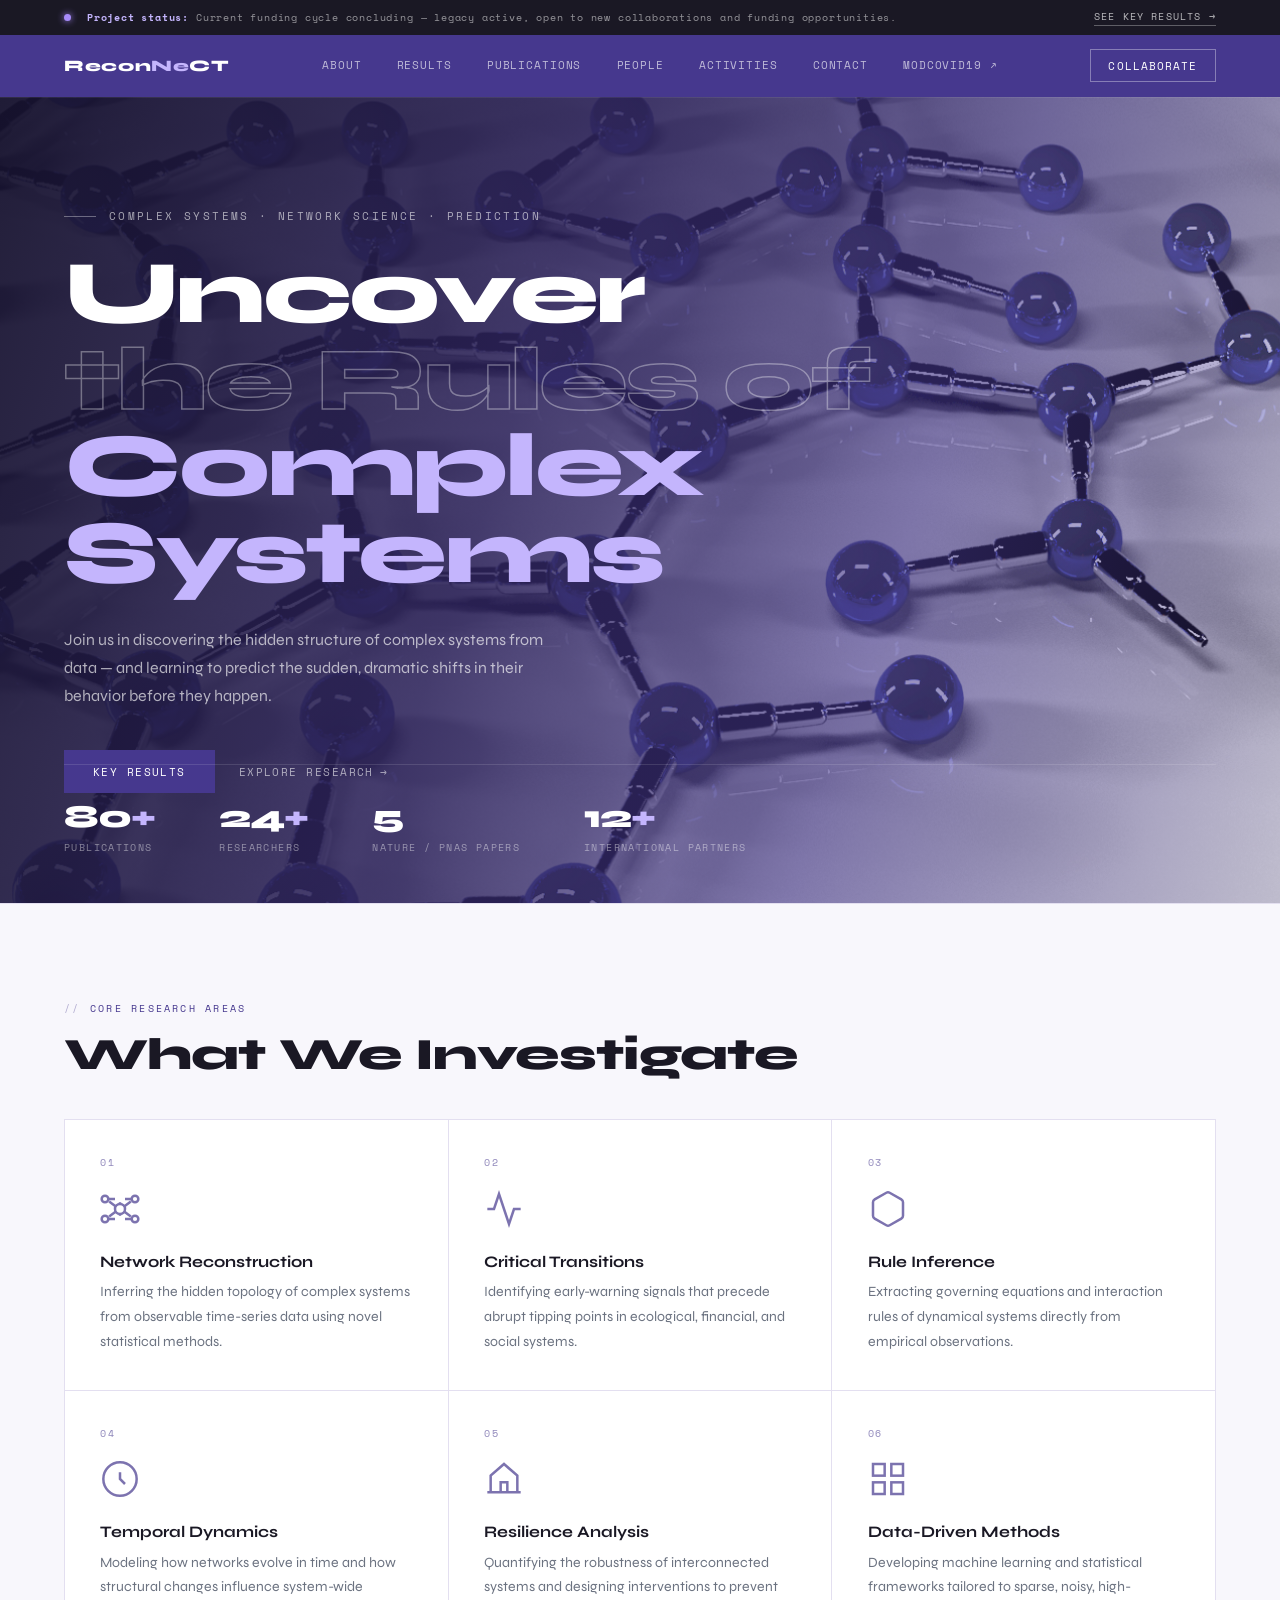
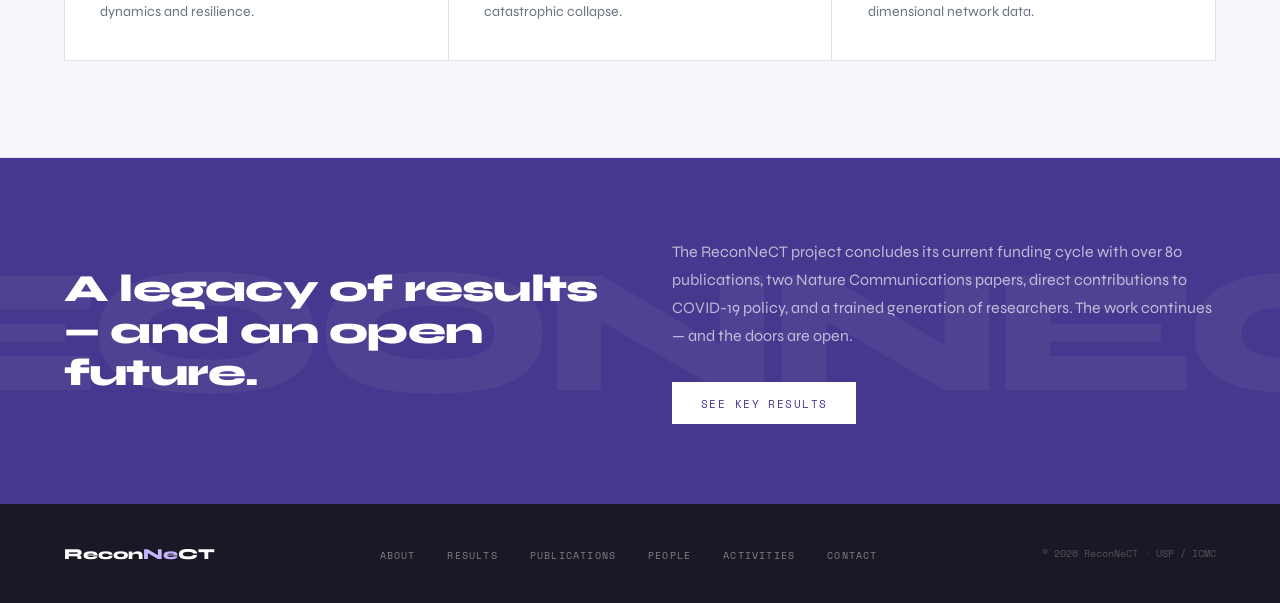
<file: index.html>
<!DOCTYPE html>
<html lang="en">
<head>
  <meta charset="UTF-8">
  <meta name="viewport" content="width=device-width, initial-scale=1.0">
  <title>ReconNeCT Project</title>
  <meta name="description" content="Uncovering the rules of complex systems from data and predicting sudden changes in their behavior.">
  <link rel="stylesheet" href="css/style.css">
  <style>
    /* ── HERO SECTION ── */
    #hero-section {
      position: relative; z-index: 10;
      overflow: hidden;
      min-height: calc(100vh - 94px);
    }

    .hero-bg-img {
      position: absolute; inset: 0;
      width: 100%; height: 100%;
      object-fit: cover;
      object-position: left center;
    }

    .hero-overlay {
      position: absolute; inset: 0;
      background: linear-gradient(
        108deg,
        rgba(22,18,46,0.95) 0%,
        rgba(46,36,92,0.88) 40%,
        rgba(70,56,142,0.60) 68%,
        rgba(70,56,142,0.20) 100%
      );
    }

    #hero {
      position: relative; z-index: 2;
      min-height: calc(100vh - 94px);
      display: flex; flex-direction: column; justify-content: center;
      padding: 0 4rem;
      max-width: 1300px; margin: 0 auto;
    }

    .hero-tag {
      font-family: 'Space Mono', monospace;
      font-size: 0.68rem; letter-spacing: 0.22em; text-transform: uppercase;
      color: rgba(255,255,255,0.6); margin-bottom: 1.5rem;
      opacity: 0; animation: fadeUp 0.8s 0.3s forwards;
      display: flex; align-items: center; gap: 0.8rem;
    }
    .hero-tag::before { content: ''; width: 2rem; height: 1px; background: rgba(255,255,255,0.35); }

    h1.hero-title {
      font-size: clamp(3rem, 7vw, 6.5rem);
      line-height: 0.97; margin-bottom: 1.8rem;
      opacity: 0; animation: fadeUp 0.9s 0.5s forwards;
      color: #fff;
    }
    h1.hero-title .line2 {
      color: transparent;
      -webkit-text-stroke: 1.5px rgba(255,255,255,0.35);
    }
    h1.hero-title .line3 { color: #c4b5fd; }

    .hero-desc {
      max-width: 500px; font-size: 1rem; line-height: 1.75;
      color: rgba(255,255,255,0.65); margin-bottom: 2.5rem;
      opacity: 0; animation: fadeUp 0.9s 0.7s forwards;
    }

    .hero-actions {
      display: flex; align-items: center; gap: 1.5rem;
      opacity: 0; animation: fadeUp 0.9s 0.9s forwards;
    }
    /* override ghost button color for dark hero */
    #hero .btn-ghost { color: rgba(255,255,255,0.6); }
    #hero .btn-ghost:hover { color: #fff; }

    /* ── STATS BAR ── */
    .stats-bar {
      position: absolute; bottom: 3rem; left: 4rem; right: 4rem;
      display: flex; gap: 4rem;
      border-top: 1px solid rgba(255,255,255,0.12); padding-top: 2rem;
      opacity: 0; animation: fadeUp 0.9s 1.1s forwards;
    }
    .stat-num {
      font-size: 2rem; font-weight: 800; color: #fff;
      letter-spacing: -0.03em; display: block;
    }
    .stat-num em { color: #c4b5fd; font-style: normal; }
    .stat-label {
      font-family: 'Space Mono', monospace;
      font-size: 0.62rem; letter-spacing: 0.14em; text-transform: uppercase;
      color: rgba(255,255,255,0.45);
    }

    /* ── FEATURES ── */
    #features {
      position: relative; z-index: 10;
      background: var(--bg2);
      border-top: 1px solid var(--border);
      border-bottom: 1px solid var(--border);
      padding: 6rem 4rem;
    }
    #features .inner { max-width: 1300px; margin: 0 auto; }
    #features h2 { font-size: clamp(1.8rem, 3.5vw, 3rem); margin-bottom: 2.5rem; }

    .features-grid {
      display: grid; grid-template-columns: repeat(3, 1fr);
      gap: 1px; background: var(--border); border: 1px solid var(--border);
    }
    .feature-card {
      background: #fff; padding: 2.2rem;
      position: relative; overflow: hidden; transition: box-shadow 0.25s;
    }
    .feature-card::before {
      content: ''; position: absolute; top: 0; left: 0;
      width: 100%; height: 2px; background: var(--accent);
      transform: scaleX(0); transform-origin: left; transition: transform 0.35s;
    }
    .feature-card:hover { box-shadow: 0 4px 20px rgba(70,56,142,0.07); }
    .feature-card:hover::before { transform: scaleX(1); }

    .feature-num {
      font-family: 'Space Mono', monospace;
      font-size: 0.6rem; color: var(--accent); letter-spacing: 0.2em;
      margin-bottom: 1.2rem; opacity: 0.6;
    }
    .feature-icon { width: 40px; height: 40px; margin-bottom: 1.2rem; color: var(--accent); opacity: 0.7; }
    .feature-card h3 { font-size: 1rem; margin-bottom: 0.6rem; }
    .feature-card p  { font-size: 0.88rem; }

    @media (max-width: 900px) {
      #hero { padding: 4rem 1.5rem 2rem; min-height: auto; }
      .stats-bar { position: static; flex-wrap: wrap; gap: 2rem; margin-top: 3rem; animation: none; opacity: 1; }
      #features { padding: 4rem 1.5rem; }
      .features-grid { grid-template-columns: 1fr; }
    }
  </style>
</head>
<body>
<div class="page-wrap">

  <!-- HERO -->
  <div id="hero-section">
    <img class="hero-bg-img" src="img/hero.jpg" alt="Network visualization" aria-hidden="true">
    <div class="hero-overlay"></div>

    <div id="hero">
      <p class="hero-tag">Complex Systems · Network Science · Prediction</p>
      <h1 class="hero-title">
        <span class="line1" style="display:block">Uncover</span>
        <span class="line2" style="display:block">the Rules of</span>
        <span class="line3" style="display:block">Complex Systems</span>
      </h1>
      <p class="hero-desc">
        Join us in discovering the hidden structure of complex systems from data — and learning to predict the sudden, dramatic shifts in their behavior before they happen.
      </p>
      <div class="hero-actions">
        <a href="results.html" class="btn btn-primary">Key Results</a>
        <a href="publications.html" class="btn-ghost">Explore Research</a>
      </div>

      <div class="stats-bar">
        <div><span class="stat-num">80<em>+</em></span><span class="stat-label">Publications</span></div>
        <div><span class="stat-num">24<em>+</em></span><span class="stat-label">Researchers</span></div>
        <div><span class="stat-num">5</span><span class="stat-label">Nature / PNAS papers</span></div>
        <div><span class="stat-num">12<em>+</em></span><span class="stat-label">International Partners</span></div>
      </div>
    </div>
  </div>

  <!-- FEATURES -->
  <div id="features">
    <div class="inner">
      <p class="section-tag reveal">Core Research Areas</p>
      <h2 class="reveal">What We Investigate</h2>
      <div class="features-grid">

        <div class="feature-card reveal">
          <div class="feature-num">01</div>
          <svg class="feature-icon" viewBox="0 0 24 24" fill="none" stroke="currentColor" stroke-width="1.5">
            <circle cx="12" cy="12" r="3"/><circle cx="3" cy="6" r="2"/><circle cx="21" cy="6" r="2"/>
            <circle cx="3" cy="18" r="2"/><circle cx="21" cy="18" r="2"/>
            <path d="M5 6h4M15 6h4M5 18h4M15 18h4M12 9v-1M12 15v1M9.5 10.5L5.5 7.5M14.5 10.5L18.5 7.5M9.5 13.5L5.5 16.5M14.5 13.5L18.5 16.5"/>
          </svg>
          <h3>Network Reconstruction</h3>
          <p>Inferring the hidden topology of complex systems from observable time-series data using novel statistical methods.</p>
        </div>

        <div class="feature-card reveal">
          <div class="feature-num">02</div>
          <svg class="feature-icon" viewBox="0 0 24 24" fill="none" stroke="currentColor" stroke-width="1.5">
            <polyline points="22 12 18 12 15 21 9 3 6 12 2 12"/>
          </svg>
          <h3>Critical Transitions</h3>
          <p>Identifying early-warning signals that precede abrupt tipping points in ecological, financial, and social systems.</p>
        </div>

        <div class="feature-card reveal">
          <div class="feature-num">03</div>
          <svg class="feature-icon" viewBox="0 0 24 24" fill="none" stroke="currentColor" stroke-width="1.5">
            <path d="M21 16V8a2 2 0 0 0-1-1.73l-7-4a2 2 0 0 0-2 0l-7 4A2 2 0 0 0 3 8v8a2 2 0 0 0 1 1.73l7 4a2 2 0 0 0 2 0l7-4A2 2 0 0 0 21 16z"/>
          </svg>
          <h3>Rule Inference</h3>
          <p>Extracting governing equations and interaction rules of dynamical systems directly from empirical observations.</p>
        </div>

        <div class="feature-card reveal">
          <div class="feature-num">04</div>
          <svg class="feature-icon" viewBox="0 0 24 24" fill="none" stroke="currentColor" stroke-width="1.5">
            <circle cx="12" cy="12" r="10"/><path d="M12 8v4l3 3"/>
          </svg>
          <h3>Temporal Dynamics</h3>
          <p>Modeling how networks evolve in time and how structural changes influence system-wide dynamics and resilience.</p>
        </div>

        <div class="feature-card reveal">
          <div class="feature-num">05</div>
          <svg class="feature-icon" viewBox="0 0 24 24" fill="none" stroke="currentColor" stroke-width="1.5">
            <path d="M2 20h20M4 20V10l8-7 8 7v10"/><path d="M10 20v-6h4v6"/>
          </svg>
          <h3>Resilience Analysis</h3>
          <p>Quantifying the robustness of interconnected systems and designing interventions to prevent catastrophic collapse.</p>
        </div>

        <div class="feature-card reveal">
          <div class="feature-num">06</div>
          <svg class="feature-icon" viewBox="0 0 24 24" fill="none" stroke="currentColor" stroke-width="1.5">
            <rect x="3" y="3" width="7" height="7"/><rect x="14" y="3" width="7" height="7"/>
            <rect x="3" y="14" width="7" height="7"/><rect x="14" y="14" width="7" height="7"/>
          </svg>
          <h3>Data-Driven Methods</h3>
          <p>Developing machine learning and statistical frameworks tailored to sparse, noisy, high-dimensional network data.</p>
        </div>

      </div>
    </div>
  </div>

  <!-- HIGHLIGHT BAND -->
  <div class="highlight-band">
    <div class="highlight-inner">
      <h2>A legacy of results — and an open future.</h2>
      <div class="reveal">
        <p>The ReconNeCT project concludes its current funding cycle with over 80 publications, two Nature Communications papers, direct contributions to COVID-19 policy, and a trained generation of researchers. The work continues — and the doors are open.</p>
        <a href="results.html" class="btn-light">See Key Results</a>
      </div>
    </div>
  </div>

</div>
<script src="js/main.js"></script>
</body>
</html>
</file>
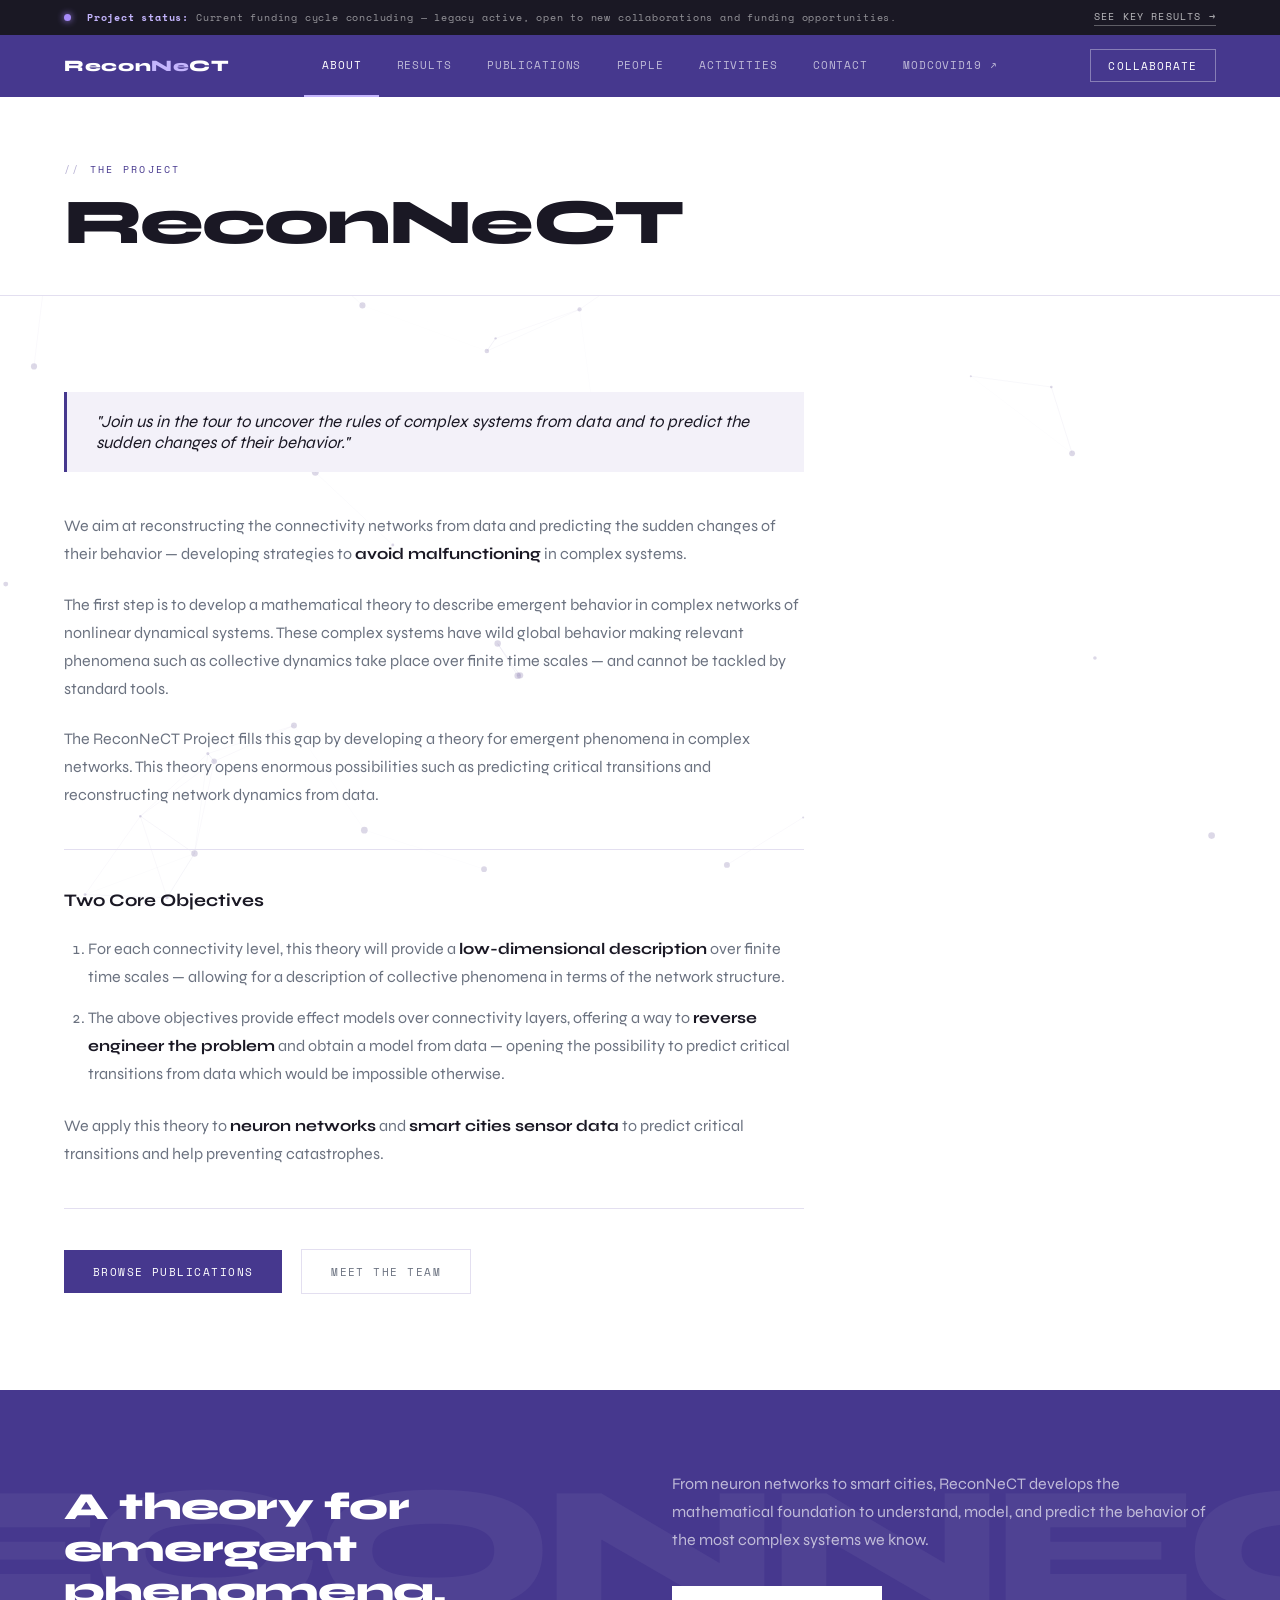
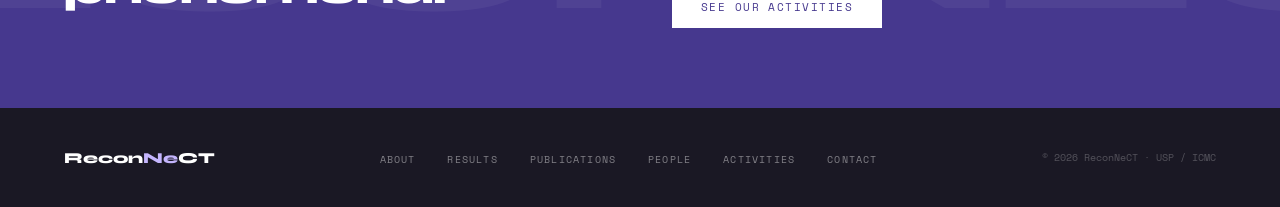
<file: about.html>
<!DOCTYPE html>
<html lang="en">
<head>
  <meta charset="UTF-8">
  <meta name="viewport" content="width=device-width, initial-scale=1.0">
  <title>About — ReconNeCT</title>
  <link rel="stylesheet" href="css/style.css">
  <style>
    .about-body { max-width: 740px; }
    .about-body p { margin-bottom: 1.4rem; font-size: 1rem; }
    .about-body ol { margin: 1.5rem 0 1.5rem 1.5rem; }
    .about-body li { color: var(--muted); line-height: 1.75; margin-bottom: 0.8rem; }
    .quote-box {
      border-left: 3px solid var(--accent); padding: 1.2rem 1.8rem;
      background: var(--card); margin: 2.5rem 0;
      font-size: 1.05rem; color: var(--text); font-style: italic;
    }
    .two-col { display: grid; grid-template-columns: 1fr 1fr; gap: 3rem; margin-top: 3rem; }
    .two-col .card h3 { color: var(--text); margin-bottom: 0.6rem; }
    .two-col .card p  { font-size: 0.9rem; }
    @media (max-width: 700px) { .two-col { grid-template-columns: 1fr; } }
  </style>
</head>
<body>
<div class="page-wrap">

  <div class="page-hero">
    <p class="section-tag">The Project</p>
    <h1>ReconNeCT</h1>
  </div>

  <div class="content-area">
    <div class="about-body">

      <div class="quote-box reveal">
        "Join us in the tour to uncover the rules of complex systems from data and to predict the sudden changes of their behavior."
      </div>

      <p class="reveal">We aim at reconstructing the connectivity networks from data and predicting the sudden changes of their behavior — developing strategies to <strong>avoid malfunctioning</strong> in complex systems.</p>

      <p class="reveal">The first step is to develop a mathematical theory to describe emergent behavior in complex networks of nonlinear dynamical systems. These complex systems have wild global behavior making relevant phenomena such as collective dynamics take place over finite time scales — and cannot be tackled by standard tools.</p>

      <p class="reveal">The ReconNeCT Project fills this gap by developing a theory for emergent phenomena in complex networks. This theory opens enormous possibilities such as predicting critical transitions and reconstructing network dynamics from data.</p>

      <hr class="divider">

      <h3 style="margin-bottom:1.2rem;" class="reveal">Two Core Objectives</h3>
      <ol>
        <li class="reveal">For each connectivity level, this theory will provide a <strong>low-dimensional description</strong> over finite time scales — allowing for a description of collective phenomena in terms of the network structure.</li>
        <li class="reveal">The above objectives provide effect models over connectivity layers, offering a way to <strong>reverse engineer the problem</strong> and obtain a model from data — opening the possibility to predict critical transitions from data which would be impossible otherwise.</li>
      </ol>

      <p class="reveal" style="margin-top:1.5rem;">We apply this theory to <strong>neuron networks</strong> and <strong>smart cities sensor data</strong> to predict critical transitions and help preventing catastrophes.</p>

      <hr class="divider">
      <div class="reveal">
        <a href="publications.html" class="btn btn-primary" style="margin-right:1rem;">Browse Publications</a>
        <a href="people.html" class="btn btn-outline">Meet the Team</a>
      </div>

    </div>

    <!-- HIGHLIGHT BAND -->
  </div>

  <div class="highlight-band">
    <div class="highlight-inner">
      <h2>A theory for emergent phenomena.</h2>
      <div class="reveal">
        <p>From neuron networks to smart cities, ReconNeCT develops the mathematical foundation to understand, model, and predict the behavior of the most complex systems we know.</p>
        <a href="activities.html" class="btn-light">See Our Activities</a>
      </div>
    </div>
  </div>

</div>
<script src="js/main.js"></script>
</body>
</html>
</file>
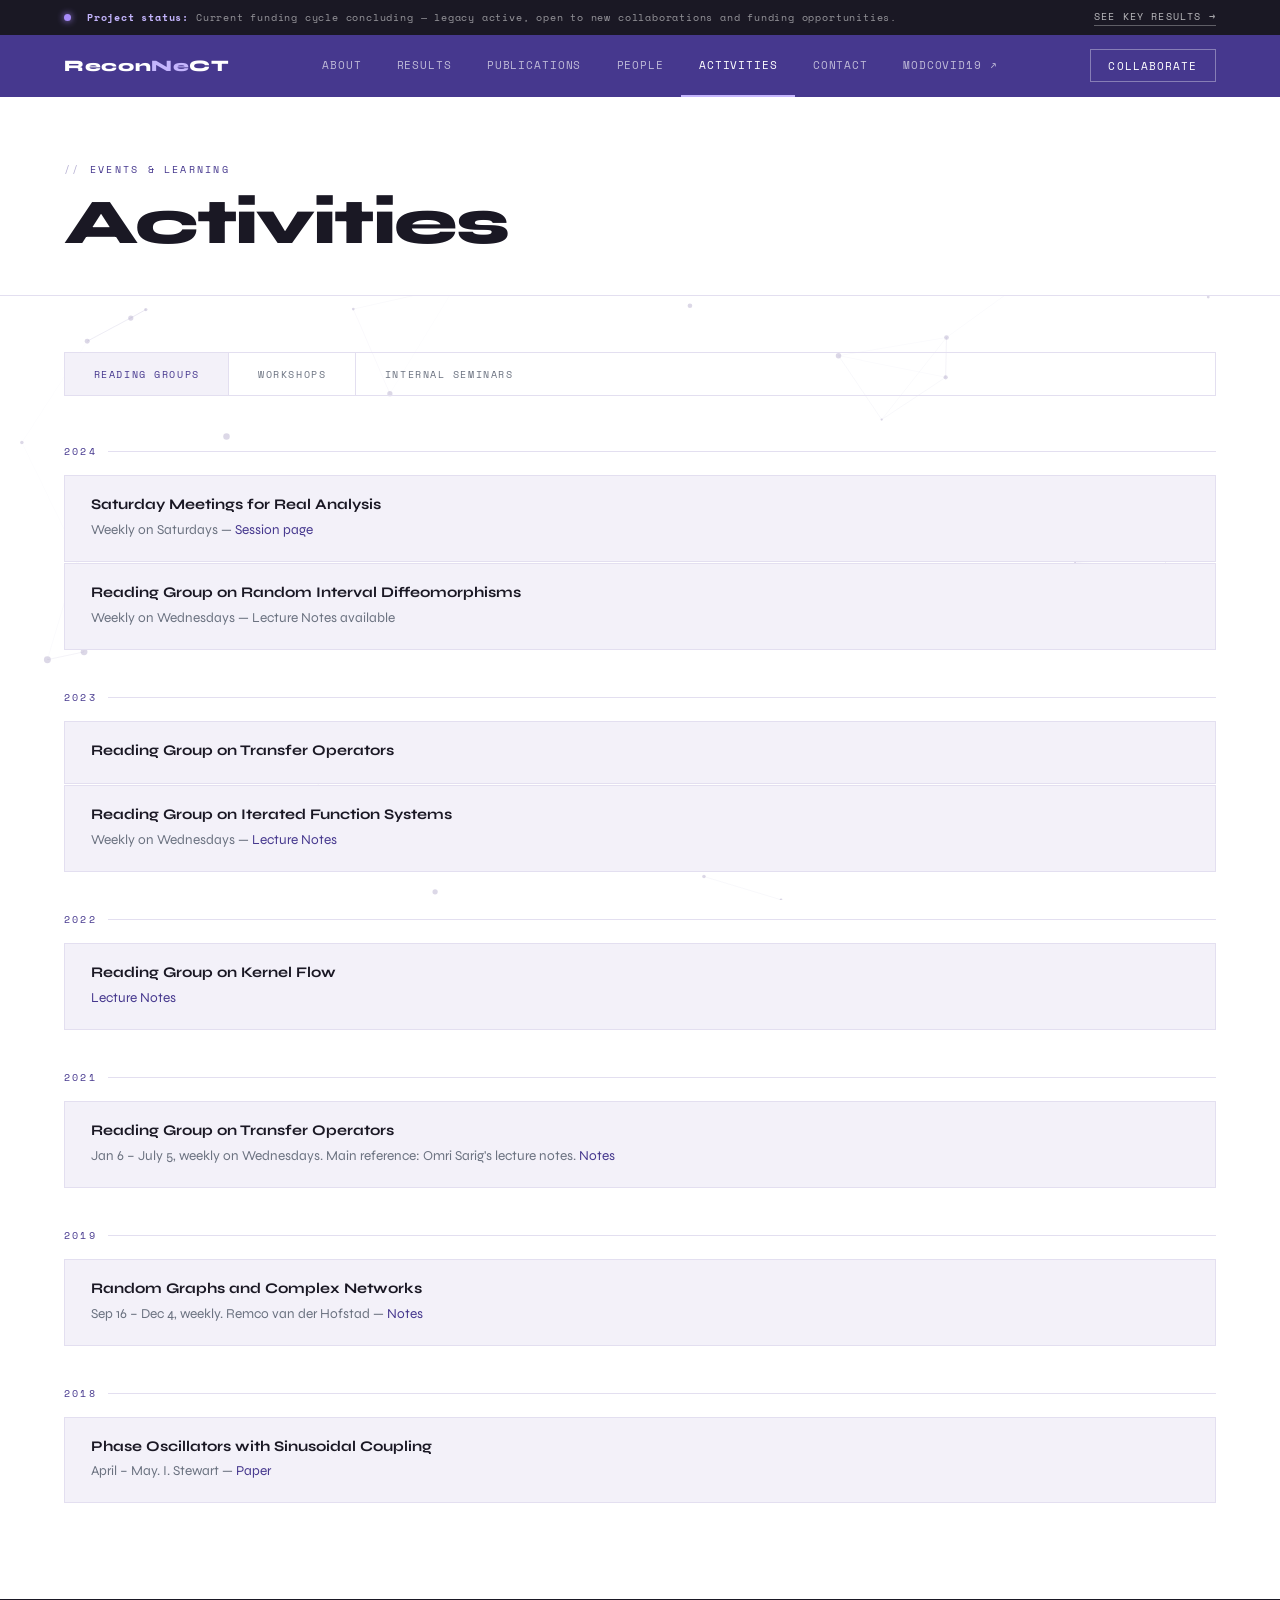
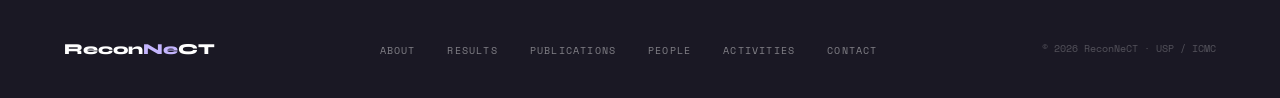
<file: activities.html>
<!DOCTYPE html>
<html lang="en">
<head>
  <meta charset="UTF-8">
  <meta name="viewport" content="width=device-width, initial-scale=1.0">
  <title>Activities — ReconNeCT</title>
  <link rel="stylesheet" href="css/style.css">
  <style>
    .tab-bar {
      display: flex; border: 1px solid var(--border); margin-bottom: 3rem;
    }
    .tab-btn {
      font-family: 'Space Mono', monospace; font-size: 0.65rem; letter-spacing: 0.15em;
      text-transform: uppercase; padding: 0.8rem 1.8rem;
      background: none; border: none; border-right: 1px solid var(--border);
      color: var(--muted); cursor: pointer; transition: 0.2s; white-space: nowrap;
    }
    .tab-btn:last-child { border-right: none; }
    .tab-btn.active { background: var(--card); color: var(--accent); }
    .tab-btn:hover:not(.active) { color: var(--text); background: var(--bg2); }

    .tab-content { display: none; }
    .tab-content.active { display: block; }

    .act-year {
      font-family: 'Space Mono', monospace; font-size: 0.62rem;
      letter-spacing: 0.22em; text-transform: uppercase; color: var(--accent);
      display: flex; align-items: center; gap: 0.7rem;
      margin: 2.5rem 0 1rem;
    }
    .act-year::after { content: ''; flex: 1; height: 1px; background: var(--border); }

    .act-list { display: flex; flex-direction: column; gap: 1px; }
    .act-item {
      background: var(--card); border: 1px solid var(--border);
      padding: 1.2rem 1.6rem; transition: border-color 0.25s, background 0.25s;
    }
    .act-item:hover { border-color: var(--border2); background: #ede9f8; }
    .act-item strong { color: var(--text); font-size: 0.92rem; display: block; margin-bottom: 0.3rem; }
    .act-item p { font-size: 0.85rem; margin: 0; }
    .act-item a { color: var(--accent); transition: color 0.2s; }
    .act-item a:hover { color: var(--accent2); }

    @media (max-width: 600px) {
      .tab-bar { flex-direction: column; }
      .tab-btn { border-right: none; border-bottom: 1px solid var(--border); }
      .tab-btn:last-child { border-bottom: none; }
    }
  </style>
</head>
<body>
<div class="page-wrap">

  <div class="page-hero">
    <p class="section-tag">Events & Learning</p>
    <h1>Activities</h1>
  </div>

  <div class="content-area">

    <div class="tab-bar reveal">
      <button class="tab-btn active" onclick="switchTab(this,'reading')">Reading Groups</button>
      <button class="tab-btn"        onclick="switchTab(this,'workshops')">Workshops</button>
      <button class="tab-btn"        onclick="switchTab(this,'seminars')">Internal Seminars</button>
    </div>

    <!-- READING GROUPS -->
    <div id="tab-reading" class="tab-content active">
      <div class="act-year">2024</div>
      <div class="act-list">
        <div class="act-item reveal"><strong>Saturday Meetings for Real Analysis</strong><p>Weekly on Saturdays — <a href="https://www.cemeai.icmc.usp.br/Reconnect/realanalysis/" target="_blank">Session page</a></p></div>
        <div class="act-item reveal"><strong>Reading Group on Random Interval Diffeomorphisms</strong><p>Weekly on Wednesdays — Lecture Notes available</p></div>
      </div>

      <div class="act-year">2023</div>
      <div class="act-list">
        <div class="act-item reveal"><strong>Reading Group on Transfer Operators</strong></div>
        <div class="act-item reveal"><strong>Reading Group on Iterated Function Systems</strong><p>Weekly on Wednesdays — <a href="http://www.cemeai.icmc.usp.br/Reconnect/wp-content/uploads/2024/08/Iterated-function-system-study-group.pdf" target="_blank">Lecture Notes</a></p></div>
      </div>

      <div class="act-year">2022</div>
      <div class="act-list">
        <div class="act-item reveal"><strong>Reading Group on Kernel Flow</strong><p><a href="http://www.cemeai.icmc.usp.br/Reconnect/wp-content/uploads/2024/08/Kernel_Flow_Tutorial.pdf" target="_blank">Lecture Notes</a></p></div>
      </div>

      <div class="act-year">2021</div>
      <div class="act-list">
        <div class="act-item reveal"><strong>Reading Group on Transfer Operators</strong><p>Jan 6 – July 5, weekly on Wednesdays. Main reference: Omri Sarig's lecture notes. <a href="http://www.cemeai.icmc.usp.br/Reconnect/wp-content/uploads/2024/08/TransfOpRdGr_Notes_compressed.pdf" target="_blank">Notes</a></p></div>
      </div>

      <div class="act-year">2019</div>
      <div class="act-list">
        <div class="act-item reveal"><strong>Random Graphs and Complex Networks</strong><p>Sep 16 – Dec 4, weekly. Remco van der Hofstad — <a href="https://www.win.tue.nl/~rhofstad/NotesRGCN.pdf" target="_blank">Notes</a></p></div>
      </div>

      <div class="act-year">2018</div>
      <div class="act-list">
        <div class="act-item reveal"><strong>Phase Oscillators with Sinusoidal Coupling</strong><p>April – May. I. Stewart — <a href="https://doi.org/10.1142/S0218127411029446" target="_blank">Paper</a></p></div>
      </div>
    </div>

    <!-- WORKSHOPS -->
    <div id="tab-workshops" class="tab-content">
      <div class="act-year">2024</div>
      <div class="act-list">
        <div class="act-item reveal"><strong>Fractals: Draw Your Own!</strong><p>August 2 — <a href="https://www.cemeai.icmc.usp.br/Reconnect/fractals2024/" target="_blank">Event page</a></p></div>
        <div class="act-item reveal"><strong>A Dynamical Day</strong><p>April 28 — <a href="http://www.cemeai.icmc.usp.br/Reconnect/adynamicalday24/" target="_blank">Event page</a></p></div>
        <div class="act-item reveal"><strong>Etapa Sigma Camp</strong><p>January — <a href="https://cloud.conteudo.sistemaetapa.com.br/sigmacampbrazil" target="_blank">Event page</a></p></div>
      </div>

      <div class="act-year">2020</div>
      <div class="act-list">
        <div class="act-item reveal"><strong>Webinar: A Matemática em Tempos de Crise</strong><p>August 8 — <a href="https://www.youtube.com/watch?v=Om9yHN55qs4" target="_blank">Watch on YouTube</a></p></div>
        <div class="act-item reveal"><strong>1º Workshop Matemática e Indústria — Revelando Transições Críticas a partir de Dados</strong><p>February 19 — <a href="https://www.youtube.com/watch?v=dyXNqpGBUtE" target="_blank">Watch on YouTube</a></p></div>
      </div>

      <div class="act-year">2019</div>
      <div class="act-list">
        <div class="act-item reveal"><strong>Coffee and Science with Professor Tiago Pereira</strong><p>September 11, Oxford — <a href="https://oxfordbrazilsociety.home.blog/coffee-and-science/" target="_blank">Read more</a></p></div>
        <div class="act-item reveal"><strong>Workshop on Higher-order Interaction Networks: Dynamics, Structure, Data</strong><p>September 9–11 — <a href="https://www.maths.ox.ac.uk/groups/networks/events/higher-order-interaction-workshop" target="_blank">Event page</a></p></div>
        <div class="act-item reveal"><strong>32º CBM — Controle de Doenças Infecciosas por Isolamento</strong><p>August 5 — <a href="https://www.youtube.com/watch?v=jNrKiG0SiKI" target="_blank">Watch on YouTube</a></p></div>
        <div class="act-item reveal"><strong>School and Workshop on Patterns of Synchrony: Chimera States and Beyond</strong><p>May 6–19 — <a href="http://indico.ictp.it/event/8656" target="_blank">ICTP page</a></p></div>
      </div>

      <div class="act-year">2018</div>
      <div class="act-list">
        <div class="act-item reveal"><strong>São Paulo Dynamical Systems Days</strong><p>October 24–26 — <a href="http://www.cemeai.icmc.usp.br/Reconnect/dynamical-systems/" target="_blank">Event page</a></p></div>
        <div class="act-item reveal"><strong>Meeting on Network Inference and Random Dynamics</strong><p>May 2–3 — <a href="http://www.cemeai.icmc.usp.br/Reconnect/meeting-on-network-inference-and-random-dynamics/" target="_blank">Event page</a></p></div>
        <div class="act-item reveal"><strong>One Day of Network Dynamics</strong><p>February 9 — Imperial College London</p></div>
      </div>
    </div>

    <!-- SEMINARS -->
    <div id="tab-seminars" class="tab-content">
      <div class="act-year">2024</div>
      <div class="act-list">
        <div class="act-item reveal"><strong>March 18 — Herbert Milton Maquera</strong><p>Self-Consistent Transfer Operator for Heterogeneous Networks</p></div>
        <div class="act-item reveal"><strong>May — Cristiana Nogueira Couto</strong><p>Perron-Frobenius Theorem</p></div>
      </div>

      <div class="act-year">2023</div>
      <div class="act-list">
        <div class="act-item reveal"><strong>October — Gabriel Silva Lucidio</strong><p>Averaging Theory for Hamiltonian Systems</p></div>
        <div class="act-item reveal"><strong>June 13–16 — Herbert Milton Maquera</strong><p>Mean-field coupling of identical expanding circle maps (Sélley et al.)</p></div>
      </div>

      <div class="act-year">2022</div>
      <div class="act-list">
        <div class="act-item reveal"><strong>September — Narcicegi Kiran</strong><p>The restricted isometry property and its implications for compressed sensing (Candes)</p></div>
        <div class="act-item reveal"><strong>June 7–28 — Herbert Milton Maquera</strong><p>Statistical properties of dynamics: Introduction to the functional analytic approach (Galatolo)</p></div>
        <div class="act-item reveal"><strong>February 8–28 — Herbert Milton Maquera</strong><p>Synchronization for Networks of Globally Coupled Maps in the Thermodynamic Limit (Sélley et al.)</p></div>
      </div>

      <div class="act-year">2021</div>
      <div class="act-list">
        <div class="act-item reveal"><strong>Gabriel Silva Lucidio</strong><p>Lectures on Mixing and Exactness for the Gauss Map</p></div>
        <div class="act-item reveal"><strong>April 21 – June 2 — Eddie Nijholt</strong><p>Mini course on quiver symmetry in centre manifold reduction — <a href="http://eddienijholt.nl/courses.html" target="_blank">Course page</a></p></div>
        <div class="act-item reveal"><strong>KHAS-USP Dynamical Systems Seminars — April 27, ongoing</strong><p>Joint seminars every 2 weeks with <a href="https://nodds.khas.edu.tr/" target="_blank">Nodds Lab</a> (Deniz Eroglu, KHAS University)</p></div>
      </div>

      <div class="act-year">2020</div>
      <div class="act-list">
        <div class="act-item reveal"><strong>April 6 – June 15 — Zheng Bian</strong><p>Mini course: Topics in Random Dynamical Systems — <a href="http://www.cemeai.icmc.usp.br/Reconnect/mini-course-topics-in-random-dynamical-systems/" target="_blank">Page</a></p></div>
      </div>

      <div class="act-year">2019</div>
      <div class="act-list">
        <div class="act-item reveal"><strong>Oct 22 — Robert Ronge</strong><p>Low dimensional description of excitable units with repulsive coupling</p></div>
        <div class="act-item reveal"><strong>Oct 22 — Hans Muller</strong><p>Normal forms and Hopf Bifurcation with numerical aspects under AUTO software</p></div>
        <div class="act-item reveal"><strong>Oct 15–22 — Zheng Bian</strong><p>Invariant Foliations</p></div>
        <div class="act-item reveal"><strong>Oct 15 — Zeray H. Gebrezabher</strong><p>Reconstruction of Phase Oscillators from Data</p></div>
        <div class="act-item reveal"><strong>Sep 25 — Asrat Belachew</strong><p>Center Manifold are not C∞</p></div>
        <div class="act-item reveal"><strong>Jun 4 — Edmilson Roque</strong><p>Sparse reconstruction: a minimization problem</p></div>
      </div>
    </div>

  </div>
</div>

<script>
function switchTab(btn, id) {
  document.querySelectorAll('.tab-content').forEach(t => t.classList.remove('active'));
  document.querySelectorAll('.tab-btn').forEach(b => b.classList.remove('active'));
  document.getElementById('tab-' + id).classList.add('active');
  btn.classList.add('active');
}
</script>
<script src="js/main.js"></script>
</body>
</html>
</file>
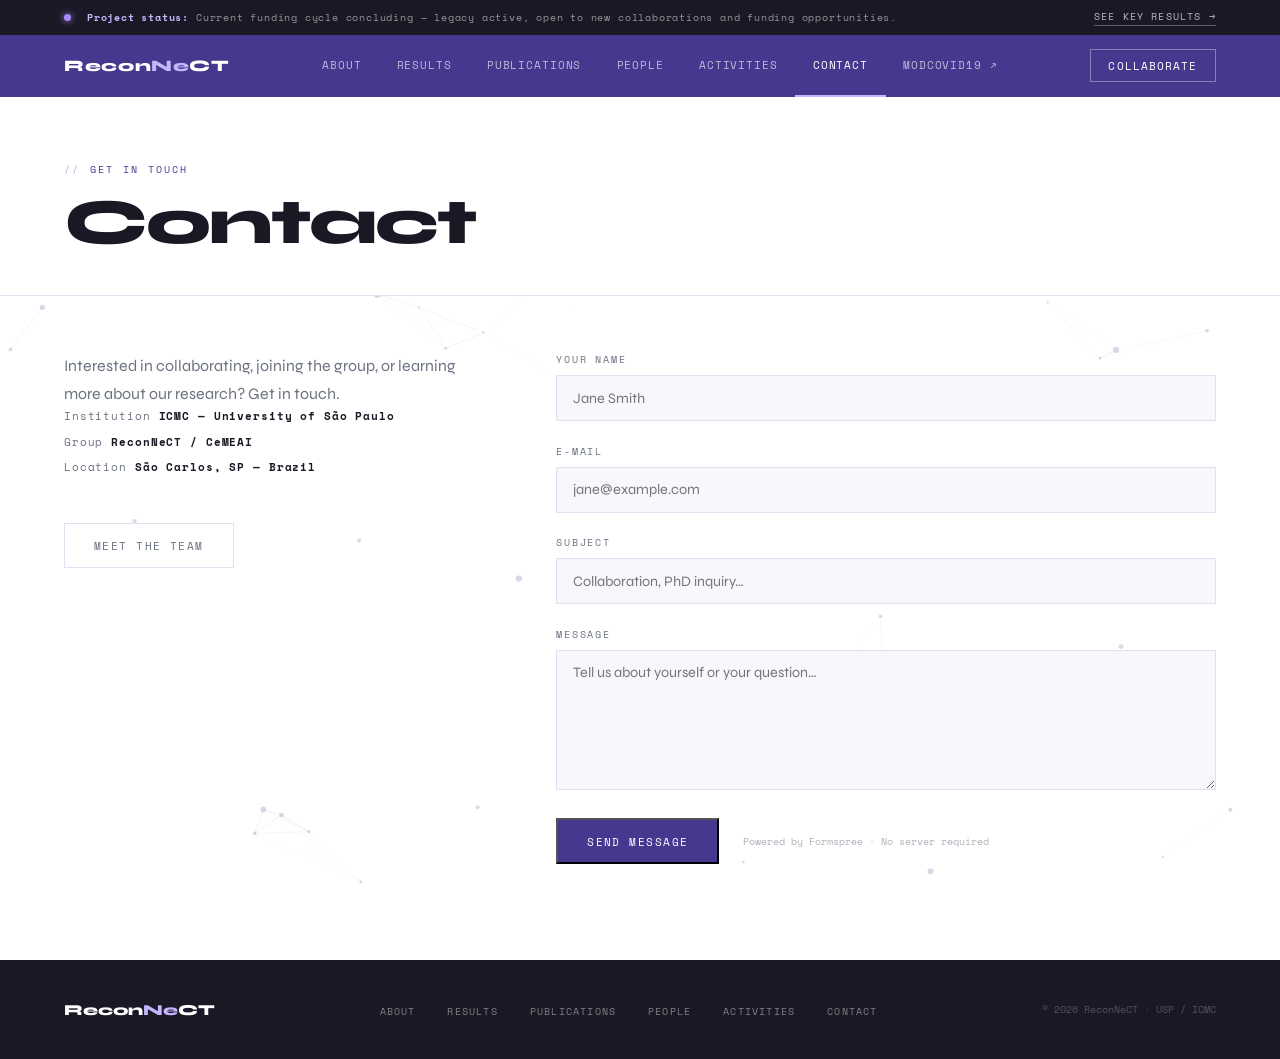
<file: contact.html>
<!DOCTYPE html>
<html lang="en">
<head>
  <meta charset="UTF-8">
  <meta name="viewport" content="width=device-width, initial-scale=1.0">
  <title>Contact — ReconNeCT</title>
  <link rel="stylesheet" href="css/style.css">
  <style>
    .contact-layout { display: grid; grid-template-columns: 1fr 1.6fr; gap: 5rem; align-items: start; }

    .contact-info p { margin-bottom: 2rem; }
    .info-row {
      font-family: 'Space Mono', monospace; font-size: 0.68rem; letter-spacing: 0.08em;
      color: var(--muted); margin-bottom: 0.6rem; display: flex; gap: 0.5rem;
    }
    .info-row span { color: var(--text); font-weight: 600; }

    label {
      font-family: 'Space Mono', monospace; font-size: 0.62rem; letter-spacing: 0.18em;
      text-transform: uppercase; color: var(--muted); display: block; margin-bottom: 0.5rem;
    }
    .form-group { margin-bottom: 1.4rem; }
    input, textarea {
      width: 100%; background: var(--bg2); border: 1px solid var(--border);
      color: var(--text); font-family: 'Syne', sans-serif; font-size: 0.9rem;
      padding: 0.85rem 1rem; outline: none; transition: border-color 0.25s; resize: vertical;
    }
    input:focus, textarea:focus { border-color: var(--accent); }
    textarea { min-height: 140px; }

    .form-footer { display: flex; align-items: center; gap: 1.5rem; margin-top: 1.5rem; flex-wrap: wrap; }
    .form-note { font-family: 'Space Mono', monospace; font-size: 0.6rem; color: var(--muted); opacity: 0.55; }

    #success-msg {
      display: none; padding: 1rem 1.5rem; margin-top: 1.5rem;
      border: 1px solid var(--accent); background: rgba(70,56,142,0.06);
      color: var(--accent2); font-size: 0.9rem;
    }

    @media (max-width: 800px) { .contact-layout { grid-template-columns: 1fr; gap: 3rem; } }
  </style>
</head>
<body>
<div class="page-wrap">

  <div class="page-hero">
    <p class="section-tag">Get in Touch</p>
    <h1>Contact</h1>
  </div>

  <div class="content-area">
    <div class="contact-layout">

      <!-- INFO -->
      <div class="reveal">
        <p>Interested in collaborating, joining the group, or learning more about our research? Get in touch.</p>
        <div class="info-row">Institution <span>ICMC — University of São Paulo</span></div>
        <div class="info-row">Group <span>ReconNeCT / CeMEAI</span></div>
        <div class="info-row">Location <span>São Carlos, SP — Brazil</span></div>
        <br>
        <a href="people.html" class="btn btn-outline" style="margin-top:1.2rem;">Meet the Team</a>
      </div>

      <!-- FORM -->
      <div class="reveal">
        <!--
          FORMSPREE setup:
          1. Go to https://formspree.io and create a free account
          2. Create a new form — you'll get an ID like "xpwzjkdn"
          3. Replace YOUR_FORM_ID below with that ID
          Done — submissions go straight to your email, no server needed.
        -->
        <form id="contact-form" action="https://formspree.io/f/YOUR_FORM_ID" method="POST">
          <div class="form-group">
            <label for="name">Your Name</label>
            <input type="text" id="name" name="name" required placeholder="Jane Smith">
          </div>
          <div class="form-group">
            <label for="email">E-mail</label>
            <input type="email" id="email" name="email" required placeholder="jane@example.com">
          </div>
          <div class="form-group">
            <label for="subject">Subject</label>
            <input type="text" id="subject" name="subject" placeholder="Collaboration, PhD inquiry…">
          </div>
          <div class="form-group">
            <label for="message">Message</label>
            <textarea id="message" name="message" required placeholder="Tell us about yourself or your question…"></textarea>
          </div>
          <div class="form-footer">
            <button type="submit" class="btn btn-primary">Send Message</button>
            <span class="form-note">Powered by Formspree · No server required</span>
          </div>
        </form>
        <div id="success-msg">✓ Message sent! We'll get back to you soon.</div>
      </div>

    </div>
  </div>

</div>

<script>
const form = document.getElementById('contact-form');
if (form) {
  form.addEventListener('submit', async function(e) {
    e.preventDefault();
    const res = await fetch(form.action, {
      method: 'POST', body: new FormData(form),
      headers: { Accept: 'application/json' }
    });
    if (res.ok) {
      form.style.display = 'none';
      document.getElementById('success-msg').style.display = 'block';
    } else {
      alert('Error sending message. Please try again.');
    }
  });
}
</script>
<script src="js/main.js"></script>
</body>
</html>
</file>
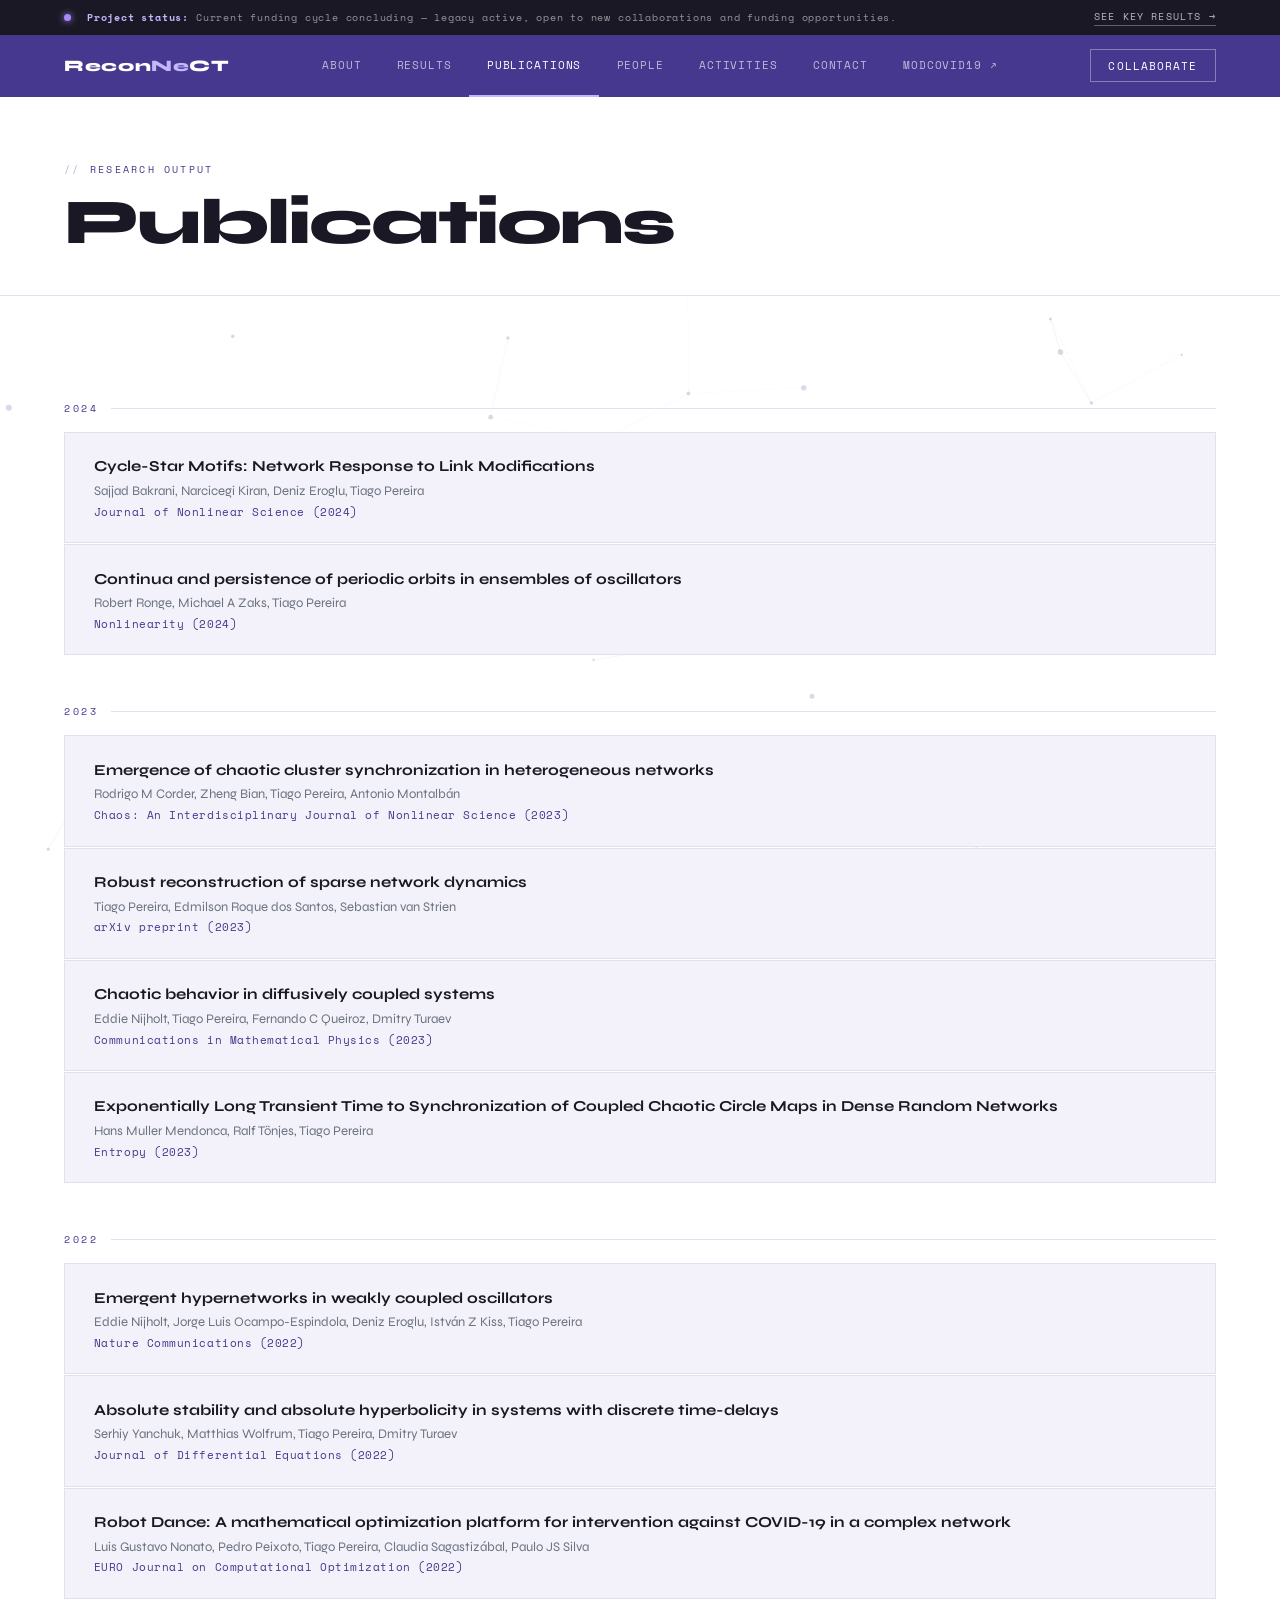
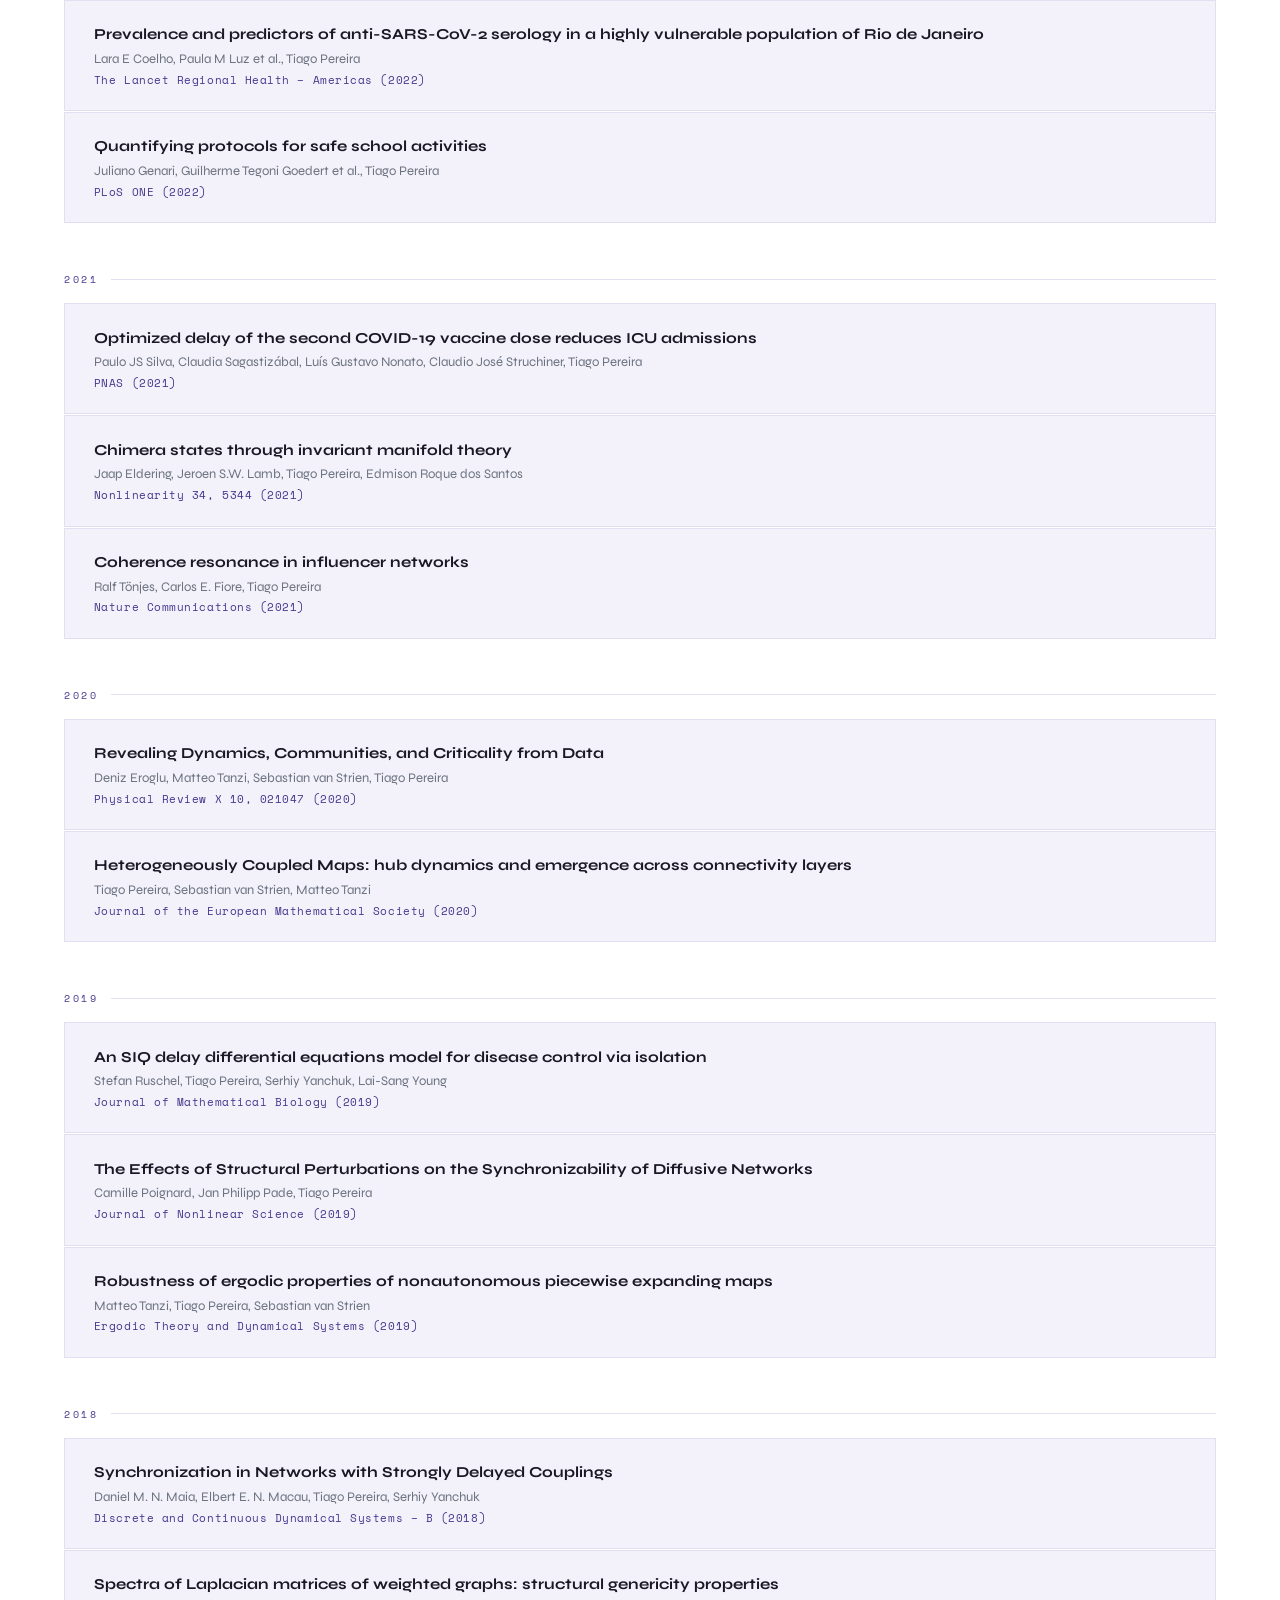
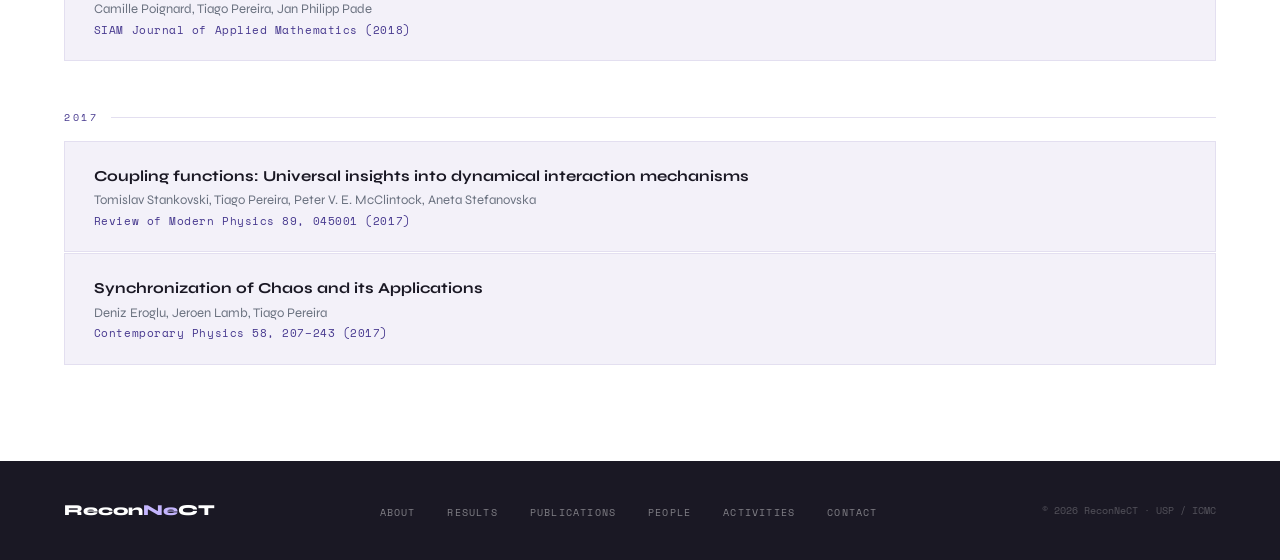
<file: publications.html>
<!DOCTYPE html>
<html lang="en">
<head>
  <meta charset="UTF-8">
  <meta name="viewport" content="width=device-width, initial-scale=1.0">
  <title>Publications — ReconNeCT</title>
  <link rel="stylesheet" href="css/style.css">
  <style>
    .year-label {
      font-family: 'Space Mono', monospace; font-size: 0.65rem;
      letter-spacing: 0.25em; text-transform: uppercase; color: var(--accent);
      display: flex; align-items: center; gap: 0.8rem;
      margin: 3rem 0 1rem;
    }
    .year-label::after { content: ''; flex: 1; height: 1px; background: var(--border); }

    .pub-list { display: flex; flex-direction: column; gap: 1px; }

    .pub-item {
      background: var(--card); border: 1px solid var(--border);
      padding: 1.4rem 1.8rem; position: relative;
      transition: border-color 0.25s, background 0.25s;
    }
    .pub-item::before {
      content: ''; position: absolute; left: 0; top: 0; bottom: 0;
      width: 3px; background: var(--accent);
      transform: scaleY(0); transform-origin: top; transition: transform 0.3s;
    }
    .pub-item:hover { border-color: var(--border2); background: #ede9f8; }
    .pub-item:hover::before { transform: scaleY(1); }

    .pub-title { color: var(--text); font-size: 0.95rem; font-weight: 700; margin-bottom: 0.35rem; line-height: 1.45; }
    .pub-title a { transition: color 0.2s; }
    .pub-title a:hover { color: var(--accent2); }
    .pub-authors { font-size: 0.82rem; color: var(--muted); margin-bottom: 0.3rem; }
    .pub-journal {
      font-family: 'Space Mono', monospace; font-size: 0.68rem;
      color: var(--accent); letter-spacing: 0.05em;
    }
  </style>
</head>
<body>
<div class="page-wrap">

  <div class="page-hero">
    <p class="section-tag">Research Output</p>
    <h1>Publications</h1>
  </div>

  <div class="content-area">

    <div class="year-label reveal">2024</div>
    <div class="pub-list">
      <div class="pub-item reveal">
        <div class="pub-title"><a href="https://link.springer.com/article/10.1007/s00332-024-10034-6" target="_blank">Cycle-Star Motifs: Network Response to Link Modifications</a></div>
        <div class="pub-authors">Sajjad Bakrani, Narcicegi Kiran, Deniz Eroglu, Tiago Pereira</div>
        <div class="pub-journal">Journal of Nonlinear Science (2024)</div>
      </div>
      <div class="pub-item reveal">
        <div class="pub-title"><a href="https://iopscience.iop.org/article/10.1088/1361-6544/ad2f5f/pdf" target="_blank">Continua and persistence of periodic orbits in ensembles of oscillators</a></div>
        <div class="pub-authors">Robert Ronge, Michael A Zaks, Tiago Pereira</div>
        <div class="pub-journal">Nonlinearity (2024)</div>
      </div>
    </div>

    <div class="year-label reveal">2023</div>
    <div class="pub-list">
      <div class="pub-item reveal">
        <div class="pub-title"><a href="https://pubs.aip.org/aip/cha/article/33/9/091103/2911039" target="_blank">Emergence of chaotic cluster synchronization in heterogeneous networks</a></div>
        <div class="pub-authors">Rodrigo M Corder, Zheng Bian, Tiago Pereira, Antonio Montalbán</div>
        <div class="pub-journal">Chaos: An Interdisciplinary Journal of Nonlinear Science (2023)</div>
      </div>
      <div class="pub-item reveal">
        <div class="pub-title"><a href="https://arxiv.org/pdf/2308.06433" target="_blank">Robust reconstruction of sparse network dynamics</a></div>
        <div class="pub-authors">Tiago Pereira, Edmilson Roque dos Santos, Sebastian van Strien</div>
        <div class="pub-journal">arXiv preprint (2023)</div>
      </div>
      <div class="pub-item reveal">
        <div class="pub-title"><a href="https://link.springer.com/article/10.1007/s00220-023-04699-5" target="_blank">Chaotic behavior in diffusively coupled systems</a></div>
        <div class="pub-authors">Eddie Nijholt, Tiago Pereira, Fernando C Queiroz, Dmitry Turaev</div>
        <div class="pub-journal">Communications in Mathematical Physics (2023)</div>
      </div>
      <div class="pub-item reveal">
        <div class="pub-title"><a href="https://opus.hs-osnabrueck.de/frontdoor/deliver/index/docId/6369/file/ExponentiallyLong.pdf" target="_blank">Exponentially Long Transient Time to Synchronization of Coupled Chaotic Circle Maps in Dense Random Networks</a></div>
        <div class="pub-authors">Hans Muller Mendonca, Ralf Tönjes, Tiago Pereira</div>
        <div class="pub-journal">Entropy (2023)</div>
      </div>
    </div>

    <div class="year-label reveal">2022</div>
    <div class="pub-list">
      <div class="pub-item reveal">
        <div class="pub-title"><a href="https://www.nature.com/articles/s41467-022-32282-4" target="_blank">Emergent hypernetworks in weakly coupled oscillators</a></div>
        <div class="pub-authors">Eddie Nijholt, Jorge Luis Ocampo-Espindola, Deniz Eroglu, István Z Kiss, Tiago Pereira</div>
        <div class="pub-journal">Nature Communications (2022)</div>
      </div>
      <div class="pub-item reveal">
        <div class="pub-title"><a href="https://www.sciencedirect.com/science/article/pii/S0022039622001243" target="_blank">Absolute stability and absolute hyperbolicity in systems with discrete time-delays</a></div>
        <div class="pub-authors">Serhiy Yanchuk, Matthias Wolfrum, Tiago Pereira, Dmitry Turaev</div>
        <div class="pub-journal">Journal of Differential Equations (2022)</div>
      </div>
      <div class="pub-item reveal">
        <div class="pub-title"><a href="https://www.sciencedirect.com/science/article/pii/S2192440622000016" target="_blank">Robot Dance: A mathematical optimization platform for intervention against COVID-19 in a complex network</a></div>
        <div class="pub-authors">Luis Gustavo Nonato, Pedro Peixoto, Tiago Pereira, Claudia Sagastizábal, Paulo JS Silva</div>
        <div class="pub-journal">EURO Journal on Computational Optimization (2022)</div>
      </div>
      <div class="pub-item reveal">
        <div class="pub-title"><a href="https://www.thelancet.com/journals/lanam/article/PIIS2667-193X(22)00155-7/fulltext" target="_blank">Prevalence and predictors of anti-SARS-CoV-2 serology in a highly vulnerable population of Rio de Janeiro</a></div>
        <div class="pub-authors">Lara E Coelho, Paula M Luz et al., Tiago Pereira</div>
        <div class="pub-journal">The Lancet Regional Health – Americas (2022)</div>
      </div>
      <div class="pub-item reveal">
        <div class="pub-title"><a href="https://journals.plos.org/plosone/article?id=10.1371/journal.pone.0273425" target="_blank">Quantifying protocols for safe school activities</a></div>
        <div class="pub-authors">Juliano Genari, Guilherme Tegoni Goedert et al., Tiago Pereira</div>
        <div class="pub-journal">PLoS ONE (2022)</div>
      </div>
    </div>

    <div class="year-label reveal">2021</div>
    <div class="pub-list">
      <div class="pub-item reveal">
        <div class="pub-title"><a href="https://www.pnas.org/doi/full/10.1073/pnas.2104640118" target="_blank">Optimized delay of the second COVID-19 vaccine dose reduces ICU admissions</a></div>
        <div class="pub-authors">Paulo JS Silva, Claudia Sagastizábal, Luís Gustavo Nonato, Claudio José Struchiner, Tiago Pereira</div>
        <div class="pub-journal">PNAS (2021)</div>
      </div>
      <div class="pub-item reveal">
        <div class="pub-title"><a href="https://iopscience.iop.org/article/10.1088/1361-6544/ac0613" target="_blank">Chimera states through invariant manifold theory</a></div>
        <div class="pub-authors">Jaap Eldering, Jeroen S.W. Lamb, Tiago Pereira, Edmison Roque dos Santos</div>
        <div class="pub-journal">Nonlinearity 34, 5344 (2021)</div>
      </div>
      <div class="pub-item reveal">
        <div class="pub-title"><a href="http://www.cemeai.icmc.usp.br/Reconnect/wp-content/uploads/2021/10/s41467-020-20441-4.pdf" target="_blank">Coherence resonance in influencer networks</a></div>
        <div class="pub-authors">Ralf Tönjes, Carlos E. Fiore, Tiago Pereira</div>
        <div class="pub-journal">Nature Communications (2021)</div>
      </div>
    </div>

    <div class="year-label reveal">2020</div>
    <div class="pub-list">
      <div class="pub-item reveal">
        <div class="pub-title"><a href="https://sites.icmc.usp.br/tiago/index.html/assets/physrevx.10.021047.pdf" target="_blank">Revealing Dynamics, Communities, and Criticality from Data</a></div>
        <div class="pub-authors">Deniz Eroglu, Matteo Tanzi, Sebastian van Strien, Tiago Pereira</div>
        <div class="pub-journal">Physical Review X 10, 021047 (2020)</div>
      </div>
      <div class="pub-item reveal">
        <div class="pub-title">Heterogeneously Coupled Maps: hub dynamics and emergence across connectivity layers</div>
        <div class="pub-authors">Tiago Pereira, Sebastian van Strien, Matteo Tanzi</div>
        <div class="pub-journal">Journal of the European Mathematical Society (2020)</div>
      </div>
    </div>

    <div class="year-label reveal">2019</div>
    <div class="pub-list">
      <div class="pub-item reveal">
        <div class="pub-title"><a href="https://sites.icmc.usp.br/tiago/index.html/assets/ruschel2019_article_ansiqdelaydifferentialequation.pdf" target="_blank">An SIQ delay differential equations model for disease control via isolation</a></div>
        <div class="pub-authors">Stefan Ruschel, Tiago Pereira, Serhiy Yanchuk, Lai-Sang Young</div>
        <div class="pub-journal">Journal of Mathematical Biology (2019)</div>
      </div>
      <div class="pub-item reveal">
        <div class="pub-title">The Effects of Structural Perturbations on the Synchronizability of Diffusive Networks</div>
        <div class="pub-authors">Camille Poignard, Jan Philipp Pade, Tiago Pereira</div>
        <div class="pub-journal">Journal of Nonlinear Science (2019)</div>
      </div>
      <div class="pub-item reveal">
        <div class="pub-title">Robustness of ergodic properties of nonautonomous piecewise expanding maps</div>
        <div class="pub-authors">Matteo Tanzi, Tiago Pereira, Sebastian van Strien</div>
        <div class="pub-journal">Ergodic Theory and Dynamical Systems (2019)</div>
      </div>
    </div>

    <div class="year-label reveal">2018</div>
    <div class="pub-list">
      <div class="pub-item reveal">
        <div class="pub-title">Synchronization in Networks with Strongly Delayed Couplings</div>
        <div class="pub-authors">Daniel M. N. Maia, Elbert E. N. Macau, Tiago Pereira, Serhiy Yanchuk</div>
        <div class="pub-journal">Discrete and Continuous Dynamical Systems – B (2018)</div>
      </div>
      <div class="pub-item reveal">
        <div class="pub-title"><a href="https://epubs.siam.org/doi/10.1137/17M1124474" target="_blank">Spectra of Laplacian matrices of weighted graphs: structural genericity properties</a></div>
        <div class="pub-authors">Camille Poignard, Tiago Pereira, Jan Philipp Pade</div>
        <div class="pub-journal">SIAM Journal of Applied Mathematics (2018)</div>
      </div>
    </div>

    <div class="year-label reveal">2017</div>
    <div class="pub-list">
      <div class="pub-item reveal">
        <div class="pub-title"><a href="http://conteudo.icmc.usp.br/pessoas/tiago/index.html/assets/revmodphys.89.045001.pdf" target="_blank">Coupling functions: Universal insights into dynamical interaction mechanisms</a></div>
        <div class="pub-authors">Tomislav Stankovski, Tiago Pereira, Peter V. E. McClintock, Aneta Stefanovska</div>
        <div class="pub-journal">Review of Modern Physics 89, 045001 (2017)</div>
      </div>
      <div class="pub-item reveal">
        <div class="pub-title">Synchronization of Chaos and its Applications</div>
        <div class="pub-authors">Deniz Eroglu, Jeroen Lamb, Tiago Pereira</div>
        <div class="pub-journal">Contemporary Physics 58, 207–243 (2017)</div>
      </div>
    </div>

  </div>
</div>
<script src="js/main.js"></script>
</body>
</html>
</file>
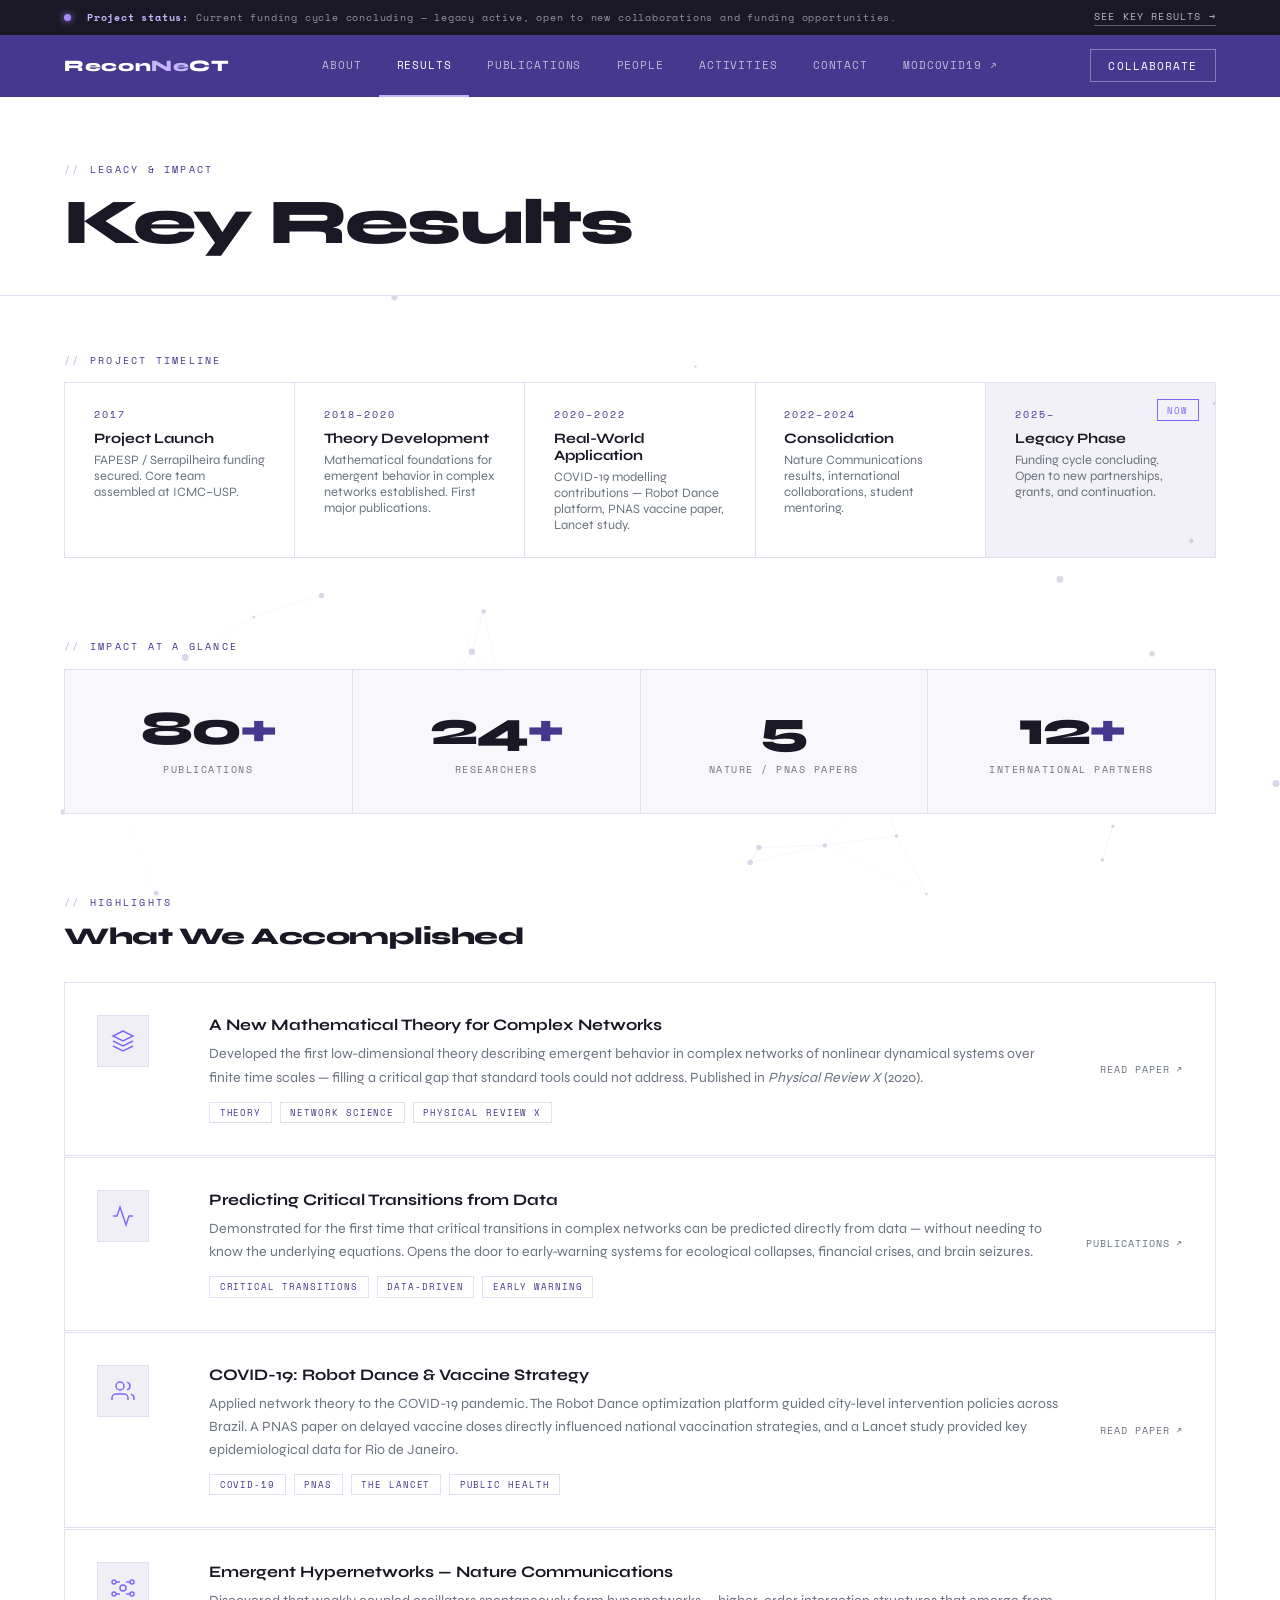
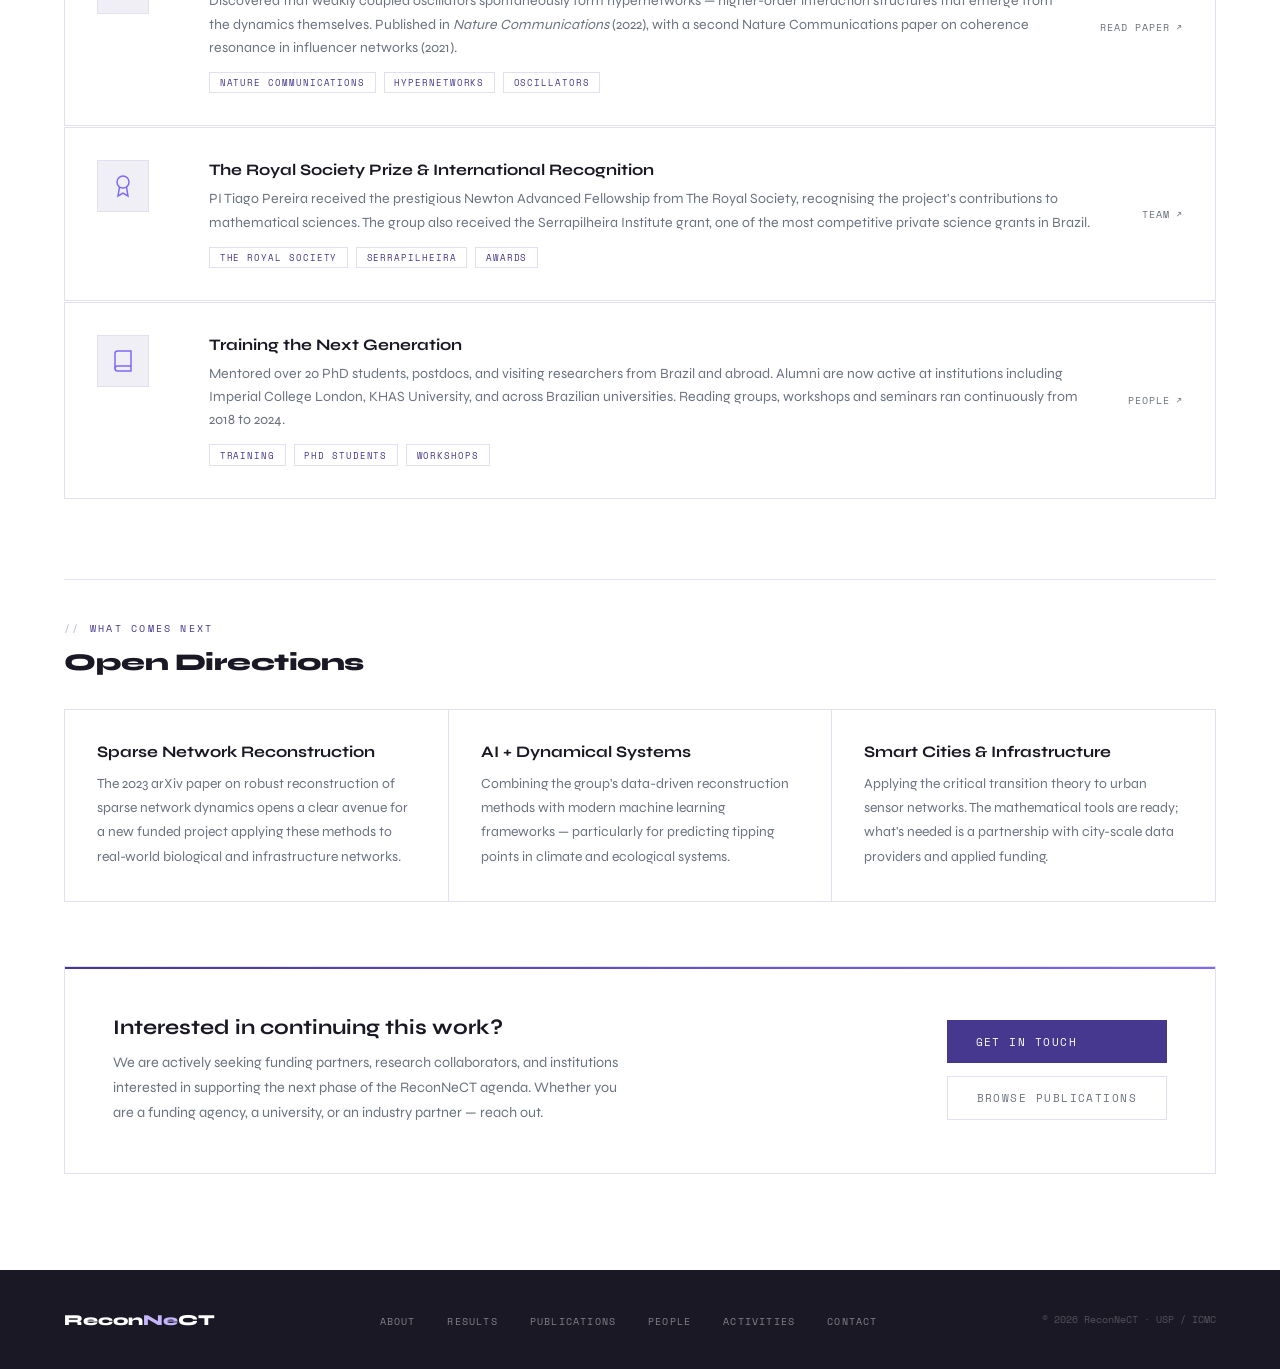
<file: results.html>
<!DOCTYPE html>
<html lang="en">
<head>
  <meta charset="UTF-8">
  <meta name="viewport" content="width=device-width, initial-scale=1.0">
  <title>Key Results — ReconNeCT</title>
  <link rel="stylesheet" href="css/style.css">
  <style>

    /* ── TIMELINE INTRO ── */
    .project-timeline {
      display: flex; gap: 0; border: 1px solid var(--border);
      margin-bottom: 5rem;
    }
    .timeline-block {
      flex: 1; padding: 1.5rem 1.8rem;
      border-right: 1px solid var(--border);
      background: var(--bg); position: relative;
    }
    .timeline-block:last-child { border-right: none; }
    .timeline-block.current { background: rgba(70,56,142,0.07); border-color: rgba(70,56,142,0.3); }
    .tl-year {
      font-family: 'Space Mono', monospace; font-size: 0.62rem;
      letter-spacing: 0.2em; color: var(--accent); margin-bottom: 0.5rem;
    }
    .tl-label { font-size: 0.9rem; font-weight: 700; color: var(--text); margin-bottom: 0.3rem; }
    .tl-desc  { font-size: 0.8rem; color: var(--muted); }
    .tl-badge {
      position: absolute; top: 1rem; right: 1rem;
      font-family: 'Space Mono', monospace; font-size: 0.55rem;
      letter-spacing: 0.12em; text-transform: uppercase;
      padding: 0.2rem 0.6rem; border: 1px solid var(--accent2); color: var(--accent2);
    }

    /* ── HIGHLIGHT NUMBERS ── */
    .impact-numbers {
      display: grid; grid-template-columns: repeat(4, 1fr);
      gap: 1px; background: var(--border); border: 1px solid var(--border);
      margin-bottom: 5rem;
    }
    .impact-num-card {
      background: var(--bg2); padding: 2.2rem 1.8rem; text-align: center;
      position: relative; overflow: hidden; transition: background 0.3s;
    }
    .impact-num-card::before {
      content: ''; position: absolute; top: 0; left: 0;
      width: 100%; height: 2px; background: var(--accent);
      transform: scaleX(0); transform-origin: left; transition: transform 0.4s;
    }
    .impact-num-card:hover { background: var(--bg2); }
    .impact-num-card:hover::before { transform: scaleX(1); }
    .big-num {
      font-size: 3rem; font-weight: 800; color: var(--text);
      letter-spacing: -0.04em; line-height: 1; display: block;
    }
    .big-num em { color: var(--accent); font-style: normal; }
    .big-label {
      font-family: 'Space Mono', monospace; font-size: 0.62rem;
      letter-spacing: 0.15em; text-transform: uppercase;
      color: var(--muted); display: block; margin-top: 0.6rem;
    }

    /* ── ACHIEVEMENT CARDS ── */
    .achievements { display: flex; flex-direction: column; gap: 1px; margin-bottom: 5rem; }

    .achievement {
      display: grid; grid-template-columns: 80px 1fr auto;
      align-items: start; gap: 2rem;
      background: #fff; border: 1px solid var(--border);
      padding: 2rem 2rem; position: relative;
      transition: border-color 0.25s, background 0.25s;
    }
    .achievement::before {
      content: ''; position: absolute; left: 0; top: 0; bottom: 0;
      width: 3px; background: var(--accent2);
      transform: scaleY(0); transform-origin: top; transition: transform 0.35s;
    }
    .achievement:hover { border-color: var(--border2); background: #ede9f8; }
    .achievement:hover::before { transform: scaleY(1); }

    .ach-icon {
      width: 52px; height: 52px; border-radius: 0;
      background: rgba(70,56,142,0.08); border: 1px solid var(--border);
      display: flex; align-items: center; justify-content: center;
      color: var(--accent2); flex-shrink: 0;
    }
    .ach-icon svg { width: 24px; height: 24px; }

    .ach-body h3 { color: var(--text); font-size: 1rem; margin-bottom: 0.5rem; }
    .ach-body p  { font-size: 0.88rem; line-height: 1.65; }
    .ach-body .ach-tags { display: flex; gap: 0.5rem; flex-wrap: wrap; margin-top: 0.8rem; }
    .ach-tag {
      font-family: 'Space Mono', monospace; font-size: 0.58rem;
      letter-spacing: 0.1em; text-transform: uppercase;
      color: var(--accent); border: 1px solid var(--border);
      padding: 0.2rem 0.6rem;
    }

    .ach-link {
      font-family: 'Space Mono', monospace; font-size: 0.62rem;
      letter-spacing: 0.1em; text-transform: uppercase;
      color: var(--muted); white-space: nowrap; align-self: center;
      transition: color 0.2s; display: flex; align-items: center; gap: 0.4rem;
    }
    .ach-link:hover { color: var(--accent2); }
    .ach-link::after { content: '↗'; }

    /* ── FUTURE SECTION ── */
    .future-grid {
      display: grid; grid-template-columns: repeat(3, 1fr);
      gap: 1px; background: var(--border); border: 1px solid var(--border);
      margin-bottom: 4rem;
    }
    .future-card {
      background: var(--bg); padding: 2rem;
      position: relative; overflow: hidden; transition: background 0.3s;
    }
    .future-card::before {
      content: ''; position: absolute; top: 0; left: 0;
      width: 100%; height: 2px; background: var(--accent);
      transform: scaleX(0); transform-origin: left; transition: transform 0.4s;
    }
    .future-card:hover { background: #ede9f8; }
    .future-card:hover::before { transform: scaleX(1); }
    .future-card h3 { color: var(--text); margin-bottom: 0.7rem; font-size: 1rem; }
    .future-card p  { font-size: 0.87rem; }

    /* ── CONTACT CTA ── */
    .contact-cta-box {
      border: 1px solid var(--border); background: var(--bg);
      padding: 3rem; display: grid;
      grid-template-columns: 1fr auto; gap: 3rem; align-items: center;
      position: relative; overflow: hidden;
    }
    .contact-cta-box::before {
      content: ''; position: absolute; top: 0; left: 0;
      width: 100%; height: 2px; background: linear-gradient(90deg, var(--accent), var(--accent2));
    }
    .contact-cta-box h3 { color: var(--text); font-size: 1.3rem; margin-bottom: 0.6rem; }
    .contact-cta-box p  { font-size: 0.9rem; max-width: 520px; }

    @media (max-width: 900px) {
      .project-timeline { flex-direction: column; }
      .timeline-block { border-right: none; border-bottom: 1px solid var(--border); }
      .impact-numbers { grid-template-columns: repeat(2, 1fr); }
      .achievement { grid-template-columns: 1fr; gap: 1rem; }
      .ach-icon { display: none; }
      .ach-link { align-self: flex-start; }
      .future-grid { grid-template-columns: 1fr; }
      .contact-cta-box { grid-template-columns: 1fr; gap: 1.5rem; }
    }
    @media (max-width: 600px) {
      .impact-numbers { grid-template-columns: repeat(2, 1fr); }
    }
  </style>
</head>
<body>
<div class="page-wrap">

  <div class="page-hero">
    <p class="section-tag">Legacy & Impact</p>
    <h1>Key Results</h1>
  </div>

  <div class="content-area">

    <!-- PROJECT TIMELINE -->
    <p class="section-tag reveal">Project Timeline</p>
    <div class="project-timeline reveal">
      <div class="timeline-block">
        <div class="tl-year">2017</div>
        <div class="tl-label">Project Launch</div>
        <div class="tl-desc">FAPESP / Serrapilheira funding secured. Core team assembled at ICMC–USP.</div>
      </div>
      <div class="timeline-block">
        <div class="tl-year">2018–2020</div>
        <div class="tl-label">Theory Development</div>
        <div class="tl-desc">Mathematical foundations for emergent behavior in complex networks established. First major publications.</div>
      </div>
      <div class="timeline-block">
        <div class="tl-year">2020–2022</div>
        <div class="tl-label">Real-World Application</div>
        <div class="tl-desc">COVID-19 modelling contributions — Robot Dance platform, PNAS vaccine paper, Lancet study.</div>
      </div>
      <div class="timeline-block">
        <div class="tl-year">2022–2024</div>
        <div class="tl-label">Consolidation</div>
        <div class="tl-desc">Nature Communications results, international collaborations, student mentoring.</div>
      </div>
      <div class="timeline-block current">
        <div class="tl-badge">Now</div>
        <div class="tl-year">2025–</div>
        <div class="tl-label">Legacy Phase</div>
        <div class="tl-desc">Funding cycle concluding. Open to new partnerships, grants, and continuation.</div>
      </div>
    </div>

    <!-- IMPACT NUMBERS -->
    <p class="section-tag reveal">Impact at a Glance</p>
    <div class="impact-numbers">
      <div class="impact-num-card reveal">
        <span class="big-num">80<em>+</em></span>
        <span class="big-label">Publications</span>
      </div>
      <div class="impact-num-card reveal">
        <span class="big-num">24<em>+</em></span>
        <span class="big-label">Researchers</span>
      </div>
      <div class="impact-num-card reveal">
        <span class="big-num">5<em></em></span>
        <span class="big-label">Nature / PNAS papers</span>
      </div>
      <div class="impact-num-card reveal">
        <span class="big-num">12<em>+</em></span>
        <span class="big-label">International Partners</span>
      </div>
    </div>

    <!-- KEY ACHIEVEMENTS -->
    <p class="section-tag reveal">Highlights</p>
    <h2 class="reveal" style="margin-bottom:2rem;">What We Accomplished</h2>
    <div class="achievements">

      <div class="achievement reveal">
        <div class="ach-icon">
          <svg viewBox="0 0 24 24" fill="none" stroke="currentColor" stroke-width="1.5">
            <path d="M12 2L2 7l10 5 10-5-10-5zM2 17l10 5 10-5M2 12l10 5 10-5"/>
          </svg>
        </div>
        <div class="ach-body">
          <h3>A New Mathematical Theory for Complex Networks</h3>
          <p>Developed the first low-dimensional theory describing emergent behavior in complex networks of nonlinear dynamical systems over finite time scales — filling a critical gap that standard tools could not address. Published in <em>Physical Review X</em> (2020).</p>
          <div class="ach-tags">
            <span class="ach-tag">Theory</span>
            <span class="ach-tag">Network Science</span>
            <span class="ach-tag">Physical Review X</span>
          </div>
        </div>
        <a class="ach-link" href="https://sites.icmc.usp.br/tiago/index.html/assets/physrevx.10.021047.pdf" target="_blank">Read paper</a>
      </div>

      <div class="achievement reveal">
        <div class="ach-icon">
          <svg viewBox="0 0 24 24" fill="none" stroke="currentColor" stroke-width="1.5">
            <polyline points="22 12 18 12 15 21 9 3 6 12 2 12"/>
          </svg>
        </div>
        <div class="ach-body">
          <h3>Predicting Critical Transitions from Data</h3>
          <p>Demonstrated for the first time that critical transitions in complex networks can be predicted directly from data — without needing to know the underlying equations. Opens the door to early-warning systems for ecological collapses, financial crises, and brain seizures.</p>
          <div class="ach-tags">
            <span class="ach-tag">Critical Transitions</span>
            <span class="ach-tag">Data-Driven</span>
            <span class="ach-tag">Early Warning</span>
          </div>
        </div>
        <a class="ach-link" href="publications.html">Publications</a>
      </div>

      <div class="achievement reveal">
        <div class="ach-icon">
          <svg viewBox="0 0 24 24" fill="none" stroke="currentColor" stroke-width="1.5">
            <path d="M17 21v-2a4 4 0 0 0-4-4H5a4 4 0 0 0-4 4v2"/>
            <circle cx="9" cy="7" r="4"/>
            <path d="M23 21v-2a4 4 0 0 0-3-3.87M16 3.13a4 4 0 0 1 0 7.75"/>
          </svg>
        </div>
        <div class="ach-body">
          <h3>COVID-19: Robot Dance & Vaccine Strategy</h3>
          <p>Applied network theory to the COVID-19 pandemic. The Robot Dance optimization platform guided city-level intervention policies across Brazil. A PNAS paper on delayed vaccine doses directly influenced national vaccination strategies, and a Lancet study provided key epidemiological data for Rio de Janeiro.</p>
          <div class="ach-tags">
            <span class="ach-tag">COVID-19</span>
            <span class="ach-tag">PNAS</span>
            <span class="ach-tag">The Lancet</span>
            <span class="ach-tag">Public Health</span>
          </div>
        </div>
        <a class="ach-link" href="https://www.pnas.org/doi/full/10.1073/pnas.2104640118" target="_blank">Read paper</a>
      </div>

      <div class="achievement reveal">
        <div class="ach-icon">
          <svg viewBox="0 0 24 24" fill="none" stroke="currentColor" stroke-width="1.5">
            <circle cx="12" cy="12" r="3"/>
            <circle cx="3" cy="6" r="2"/><circle cx="21" cy="6" r="2"/>
            <circle cx="3" cy="18" r="2"/><circle cx="21" cy="18" r="2"/>
            <path d="M5 6h4M15 6h4M5 18h4M15 18h4"/>
          </svg>
        </div>
        <div class="ach-body">
          <h3>Emergent Hypernetworks — Nature Communications</h3>
          <p>Discovered that weakly coupled oscillators spontaneously form hypernetworks — higher-order interaction structures that emerge from the dynamics themselves. Published in <em>Nature Communications</em> (2022), with a second Nature Communications paper on coherence resonance in influencer networks (2021).</p>
          <div class="ach-tags">
            <span class="ach-tag">Nature Communications</span>
            <span class="ach-tag">Hypernetworks</span>
            <span class="ach-tag">Oscillators</span>
          </div>
        </div>
        <a class="ach-link" href="https://www.nature.com/articles/s41467-022-32282-4" target="_blank">Read paper</a>
      </div>

      <div class="achievement reveal">
        <div class="ach-icon">
          <svg viewBox="0 0 24 24" fill="none" stroke="currentColor" stroke-width="1.5">
            <circle cx="12" cy="8" r="6"/>
            <path d="M15.477 12.89L17 22l-5-3-5 3 1.523-9.11"/>
          </svg>
        </div>
        <div class="ach-body">
          <h3>The Royal Society Prize & International Recognition</h3>
          <p>PI Tiago Pereira received the prestigious Newton Advanced Fellowship from The Royal Society, recognising the project's contributions to mathematical sciences. The group also received the Serrapilheira Institute grant, one of the most competitive private science grants in Brazil.</p>
          <div class="ach-tags">
            <span class="ach-tag">The Royal Society</span>
            <span class="ach-tag">Serrapilheira</span>
            <span class="ach-tag">Awards</span>
          </div>
        </div>
        <a class="ach-link" href="people.html">Team</a>
      </div>

      <div class="achievement reveal">
        <div class="ach-icon">
          <svg viewBox="0 0 24 24" fill="none" stroke="currentColor" stroke-width="1.5">
            <path d="M4 19.5A2.5 2.5 0 0 1 6.5 17H20"/>
            <path d="M6.5 2H20v20H6.5A2.5 2.5 0 0 1 4 19.5v-15A2.5 2.5 0 0 1 6.5 2z"/>
          </svg>
        </div>
        <div class="ach-body">
          <h3>Training the Next Generation</h3>
          <p>Mentored over 20 PhD students, postdocs, and visiting researchers from Brazil and abroad. Alumni are now active at institutions including Imperial College London, KHAS University, and across Brazilian universities. Reading groups, workshops and seminars ran continuously from 2018 to 2024.</p>
          <div class="ach-tags">
            <span class="ach-tag">Training</span>
            <span class="ach-tag">PhD Students</span>
            <span class="ach-tag">Workshops</span>
          </div>
        </div>
        <a class="ach-link" href="people.html">People</a>
      </div>

    </div>

    <!-- FUTURE / CONTINUATION -->
    <hr class="divider">
    <p class="section-tag reveal">What Comes Next</p>
    <h2 class="reveal" style="margin-bottom:2rem;">Open Directions</h2>
    <div class="future-grid">
      <div class="future-card reveal">
        <h3>Sparse Network Reconstruction</h3>
        <p>The 2023 arXiv paper on robust reconstruction of sparse network dynamics opens a clear avenue for a new funded project applying these methods to real-world biological and infrastructure networks.</p>
      </div>
      <div class="future-card reveal">
        <h3>AI + Dynamical Systems</h3>
        <p>Combining the group's data-driven reconstruction methods with modern machine learning frameworks — particularly for predicting tipping points in climate and ecological systems.</p>
      </div>
      <div class="future-card reveal">
        <h3>Smart Cities & Infrastructure</h3>
        <p>Applying the critical transition theory to urban sensor networks. The mathematical tools are ready; what's needed is a partnership with city-scale data providers and applied funding.</p>
      </div>
    </div>

    <!-- CONTACT CTA -->
    <div class="contact-cta-box reveal">
      <div>
        <h3>Interested in continuing this work?</h3>
        <p>We are actively seeking funding partners, research collaborators, and institutions interested in supporting the next phase of the ReconNeCT agenda. Whether you are a funding agency, a university, or an industry partner — reach out.</p>
      </div>
      <div style="display:flex; flex-direction:column; gap:0.8rem;">
        <a href="contact.html" class="btn btn-primary">Get in Touch</a>
        <a href="publications.html" class="btn btn-outline">Browse Publications</a>
      </div>
    </div>

  </div>
</div>
<script src="js/main.js"></script>
</body>
</html>
</file>
<file: css/style.css>
/* ═══════════════════════════════════════════
   ReconNeCT — Global Stylesheet
   ═══════════════════════════════════════════ */

@import url('https://fonts.googleapis.com/css2?family=Syne:wght@400;700;800&family=Space+Mono:wght@400;700&display=swap');

/* ─── TOKENS ─── */
:root {
  --bg:      #ffffff;
  --bg2:     #f8f7fc;
  --nav-bg:  #46388e;
  --card:    #f3f1f9;
  --accent:  #46388e;
  --accent2: #7c6af7;
  --text:    #1a1824;
  --muted:   #6b7280;
  --white:   #ffffff;
  --border:  #e3dff0;
  --border2: rgba(70,56,142,0.18);
}

*, *::before, *::after { box-sizing: border-box; margin: 0; padding: 0; }
html { scroll-behavior: smooth; }

body {
  background: var(--bg);
  color: var(--text);
  font-family: 'Syne', sans-serif;
  overflow-x: hidden;
  min-height: 100vh;
}

/* animated canvas */
#bg-canvas {
  position: fixed; inset: 0;
  z-index: 0; pointer-events: none;
}

a { color: inherit; text-decoration: none; }
img { max-width: 100%; display: block; }

/* ─── TYPOGRAPHY ─── */
h1 { font-weight: 800; line-height: 1.0; letter-spacing: -0.03em; color: var(--text); }
h2 { font-weight: 800; line-height: 1.1; letter-spacing: -0.02em; color: var(--text); }
h3 { font-size: 1.1rem; font-weight: 700; color: var(--text); }
p  { line-height: 1.75; color: var(--muted); }
strong { color: var(--text); font-weight: 700; }

/* ─── STATUS BANNER ─── */
#status-banner {
  position: relative; z-index: 999;
  background: var(--text);
  padding: 0.55rem 4rem;
  display: flex; align-items: center; justify-content: space-between;
  gap: 1rem; flex-wrap: wrap;
}
.status-dot {
  width: 7px; height: 7px; border-radius: 50%;
  background: #a78bfa; display: inline-block;
  box-shadow: 0 0 7px #a78bfa; flex-shrink: 0;
  animation: pulse 2.5s ease-in-out infinite;
}
@keyframes pulse {
  0%, 100% { opacity: 1; }
  50%       { opacity: 0.35; }
}
.status-text {
  font-family: 'Space Mono', monospace; font-size: 0.63rem;
  letter-spacing: 0.08em; color: rgba(255,255,255,0.55); flex: 1;
}
.status-text strong { color: #c4b5fd; font-weight: 700; }
.status-cta {
  font-family: 'Space Mono', monospace; font-size: 0.62rem;
  letter-spacing: 0.12em; text-transform: uppercase;
  color: rgba(255,255,255,0.7);
  border-bottom: 1px solid rgba(255,255,255,0.3);
  padding-bottom: 1px; transition: color 0.2s, border-color 0.2s;
  white-space: nowrap;
}
.status-cta:hover { color: #fff; border-color: #fff; }

/* ─── NAV ─── */
nav {
  position: sticky; top: 0; left: 0; right: 0;
  z-index: 1000;
  display: flex; align-items: center; justify-content: space-between;
  padding: 0 4rem;
  height: 62px;
  background: var(--nav-bg);
  box-shadow: 0 1px 0 rgba(255,255,255,0.08);
}

.nav-logo {
  font-size: 1rem; font-weight: 800; letter-spacing: 0.04em;
  color: #fff;
}
.nav-logo span { color: #c4b5fd; }

.nav-links { display: flex; gap: 0; list-style: none; height: 100%; }
.nav-links li { display: flex; }
.nav-links a {
  color: rgba(255,255,255,0.65);
  font-family: 'Space Mono', monospace;
  font-size: 0.68rem; letter-spacing: 0.08em; text-transform: uppercase;
  padding: 0 1.1rem;
  display: flex; align-items: center;
  border-bottom: 2px solid transparent;
  transition: color 0.2s, border-color 0.2s;
}
.nav-links a:hover { color: #fff; }
.nav-links a.active { color: #fff; border-bottom-color: #c4b5fd; }

.nav-cta {
  font-family: 'Space Mono', monospace;
  font-size: 0.68rem; letter-spacing: 0.1em; text-transform: uppercase;
  color: #fff; border: 1px solid rgba(255,255,255,0.35);
  padding: 0.45rem 1.1rem;
  transition: background 0.2s, border-color 0.2s;
}
.nav-cta:hover { background: rgba(255,255,255,0.1); border-color: rgba(255,255,255,0.7); }

.nav-burger { display: none; flex-direction: column; gap: 5px; cursor: pointer; background: none; border: none; padding: 4px; }
.nav-burger span { display: block; width: 22px; height: 2px; background: rgba(255,255,255,0.6); transition: 0.3s; }

/* ─── PAGE WRAP ─── */
.page-wrap { position: relative; z-index: 10; }

/* ─── SECTION TAG ─── */
.section-tag {
  font-family: 'Space Mono', monospace;
  font-size: 0.63rem; letter-spacing: 0.22em; text-transform: uppercase;
  color: var(--accent); margin-bottom: 0.8rem;
  display: flex; align-items: center; gap: 0.6rem;
}
.section-tag::before { content: '//'; opacity: 0.4; }

/* ─── PAGE HERO (inner pages) ─── */
.page-hero {
  padding: 4rem 4rem 2.5rem;
  border-bottom: 1px solid var(--border);
  background: var(--bg);
}
.page-hero h1 { font-size: clamp(2.2rem, 5vw, 4rem); }

/* ─── CONTENT AREA ─── */
.content-area { padding: 3.5rem 4rem 6rem; max-width: 1300px; margin: 0 auto; }

/* ─── DIVIDER ─── */
hr.divider { border: none; border-top: 1px solid var(--border); margin: 2.5rem 0; }

/* ─── BUTTONS ─── */
.btn {
  display: inline-block;
  font-family: 'Space Mono', monospace;
  font-size: 0.7rem; letter-spacing: 0.13em; text-transform: uppercase;
  padding: 0.8rem 1.8rem;
  transition: 0.2s;
}
.btn-primary { color: #fff; background: var(--accent); }
.btn-primary:hover { background: var(--accent2); }
.btn-outline { color: var(--muted); border: 1px solid var(--border); background: transparent; }
.btn-outline:hover { border-color: var(--accent); color: var(--accent); }

.btn-ghost {
  font-family: 'Space Mono', monospace;
  font-size: 0.7rem; letter-spacing: 0.13em; text-transform: uppercase;
  color: var(--muted); display: inline-flex; align-items: center; gap: 0.4rem;
  transition: color 0.2s;
}
.btn-ghost:hover { color: var(--accent); }
.btn-ghost::after { content: '→'; transition: transform 0.2s; }
.btn-ghost:hover::after { transform: translateX(4px); }

/* ─── CARD ─── */
.card {
  background: var(--bg); border: 1px solid var(--border);
  padding: 2rem; position: relative; overflow: hidden; transition: border-color 0.25s, box-shadow 0.25s;
}
.card::before {
  content: ''; position: absolute; top: 0; left: 0;
  width: 100%; height: 2px; background: var(--accent);
  transform: scaleX(0); transform-origin: left; transition: transform 0.35s;
}
.card:hover { border-color: var(--border2); box-shadow: 0 4px 20px rgba(70,56,142,0.07); }
.card:hover::before { transform: scaleX(1); }

/* ─── HIGHLIGHT BAND ─── */
.highlight-band {
  position: relative; z-index: 10;
  background: var(--nav-bg); padding: 5rem 4rem; overflow: hidden;
}
.highlight-band::before {
  content: 'RECONNECT'; position: absolute;
  font-size: 14vw; font-weight: 800;
  color: rgba(255,255,255,0.05);
  top: 50%; left: 50%; transform: translate(-50%, -50%);
  white-space: nowrap; letter-spacing: -0.05em; pointer-events: none;
}
.highlight-inner {
  max-width: 1300px; margin: 0 auto;
  display: grid; grid-template-columns: 1fr 1fr; gap: 4rem; align-items: center;
}
.highlight-band h2 { font-size: clamp(1.8rem, 3vw, 2.8rem); color: #fff; }
.highlight-band p  { color: rgba(255,255,255,0.65); font-size: 1rem; line-height: 1.75; margin-bottom: 2rem; }
.btn-light {
  font-family: 'Space Mono', monospace;
  font-size: 0.7rem; letter-spacing: 0.13em; text-transform: uppercase;
  color: var(--nav-bg); background: #fff;
  padding: 0.8rem 1.8rem; display: inline-block; transition: opacity 0.2s;
}
.btn-light:hover { opacity: 0.85; }

/* ─── FOOTER ─── */
footer {
  position: relative; z-index: 10;
  background: var(--text);
  padding: 2.5rem 4rem;
  display: flex; justify-content: space-between; align-items: center; flex-wrap: wrap; gap: 1.5rem;
}
.footer-logo { font-size: 0.95rem; font-weight: 800; color: #fff; }
.footer-logo span { color: #c4b5fd; }
.footer-links { display: flex; gap: 2rem; list-style: none; flex-wrap: wrap; }
.footer-links a {
  font-family: 'Space Mono', monospace;
  font-size: 0.62rem; letter-spacing: 0.12em; text-transform: uppercase;
  color: rgba(255,255,255,0.45); transition: color 0.2s;
}
.footer-links a:hover { color: #fff; }
.footer-copy {
  font-family: 'Space Mono', monospace;
  font-size: 0.62rem; color: rgba(255,255,255,0.25);
}

/* ─── ANIMATIONS ─── */
@keyframes fadeUp {
  from { opacity: 0; transform: translateY(20px); }
  to   { opacity: 1; transform: none; }
}
.reveal { opacity: 0; transform: translateY(24px); transition: opacity 0.7s, transform 0.7s; }
.reveal.visible { opacity: 1; transform: none; }

/* ─── RESPONSIVE ─── */
@media (max-width: 900px) {
  nav { padding: 0 1.5rem; }
  #status-banner { padding: 0.55rem 1.5rem; }
  .nav-links {
    display: none; flex-direction: column; height: auto;
    position: absolute; top: 100%; left: 0; right: 0;
    background: var(--nav-bg); padding: 1rem 1.5rem;
    border-top: 1px solid rgba(255,255,255,0.08); gap: 0;
  }
  .nav-links.open { display: flex; }
  .nav-links a { padding: 0.7rem 0; border-bottom: 1px solid rgba(255,255,255,0.08); border-left: none; }
  .nav-burger { display: flex; }
  .nav-cta { display: none; }
  .page-hero, .content-area { padding-left: 1.5rem; padding-right: 1.5rem; }
  footer { padding: 2rem 1.5rem; flex-direction: column; align-items: flex-start; }
  .highlight-band { padding: 3.5rem 1.5rem; }
  .highlight-inner { grid-template-columns: 1fr; gap: 2rem; }
}
</file>
